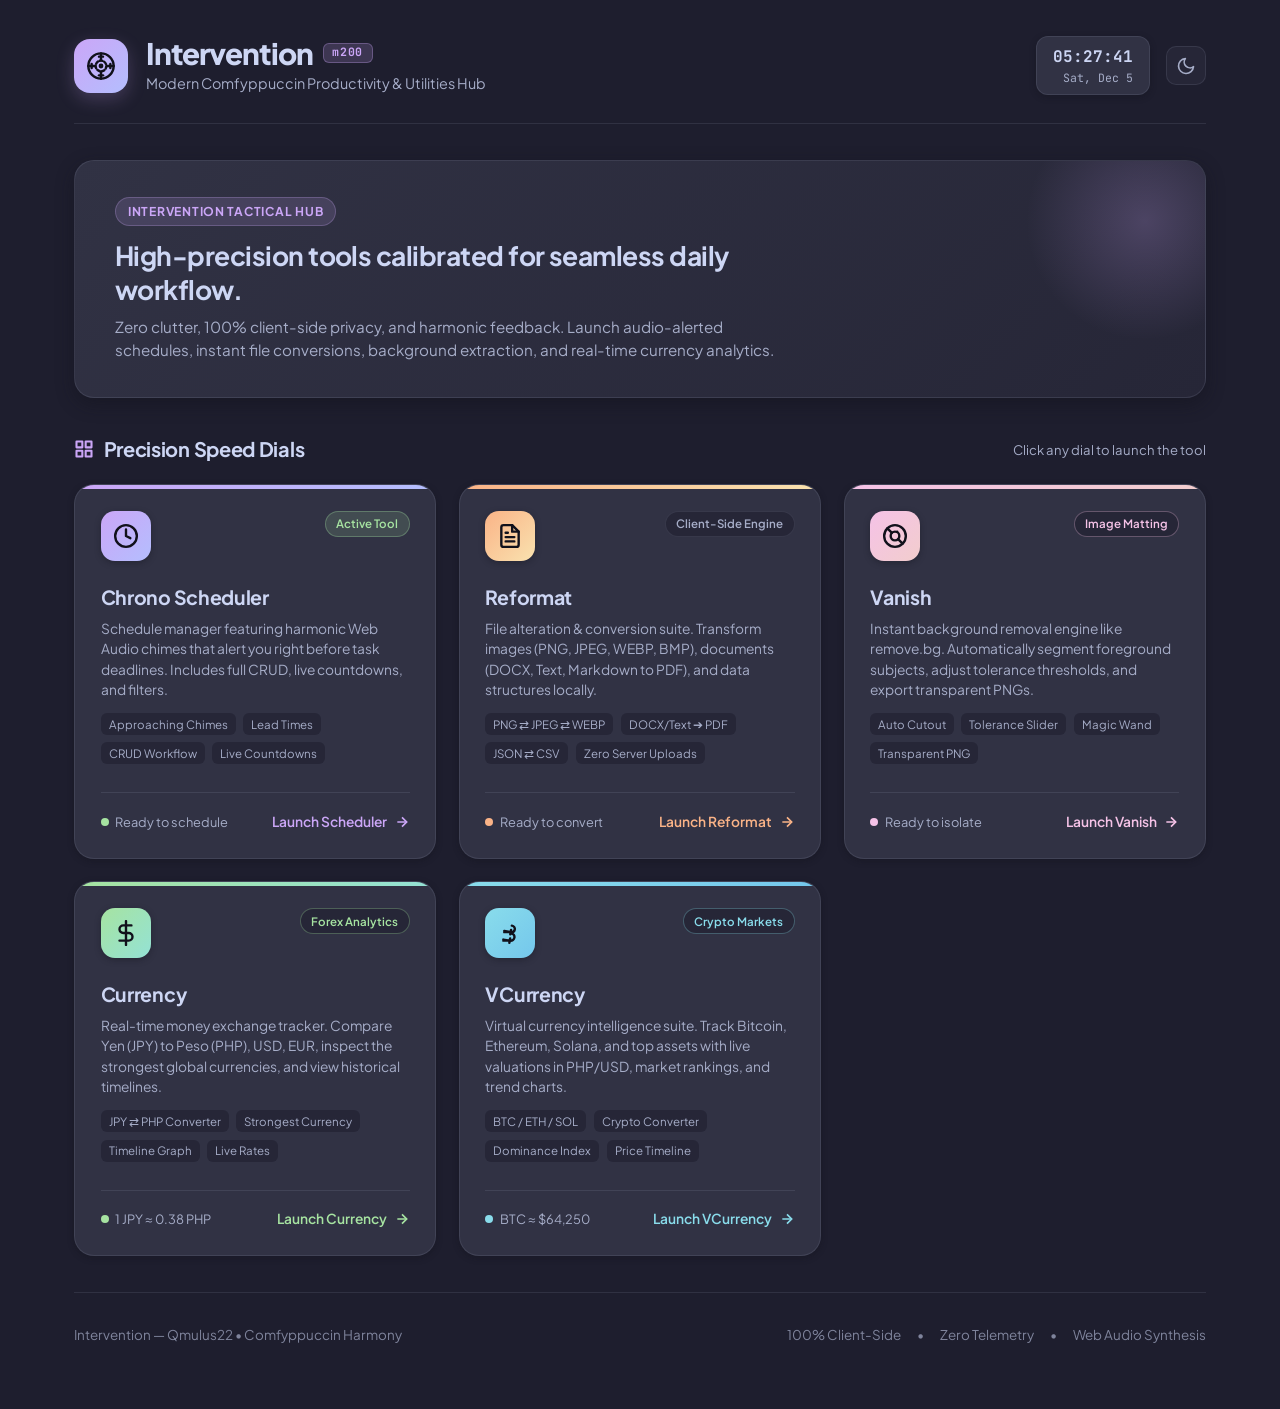
<file: index.html>
<!DOCTYPE html>
<html lang="en" data-theme="mocha">
<head>
  <meta charset="UTF-8">
  <meta name="viewport" content="width=device-width, initial-scale=1.0">
  <title>Intervention — Tactical Productivity & Utilities Suite</title>
  <link rel="preconnect" href="https://fonts.googleapis.com">
  <link rel="preconnect" href="https://fonts.gstatic.com" crossorigin>
  <link href="https://fonts.googleapis.com/css2?family=Plus+Jakarta+Sans:wght@300;400;500;600;700;800&family=JetBrains+Mono:wght@400;500;600;700&display=swap" rel="stylesheet">
  <link rel="stylesheet" href="theme.css">
  <link rel="stylesheet" href="home.css">
</head>
<body>
  <div class="home-container">
    <!-- Top Header -->
    <header class="home-header">
      <div class="home-brand-group">
        <!-- CheyTac M200 Intervention Precision Sniper Reticle Icon -->
        <div class="home-logo-box" title="CheyTac M200 Intervention Reticle">
          <svg width="32" height="32" viewBox="0 0 24 24" fill="none" stroke="currentColor" stroke-width="1.8" stroke-linecap="round" stroke-linejoin="round">
            <!-- Outer scope optic ring -->
            <circle cx="12" cy="12" r="9.5"></circle>
            <!-- Inner precision circle -->
            <circle cx="12" cy="12" r="4" stroke-dasharray="2 1.5"></circle>
            <!-- Crosshairs -->
            <line x1="12" y1="2.5" x2="12" y2="7.5"></line>
            <line x1="12" y1="16.5" x2="12" y2="21.5"></line>
            <line x1="2.5" y1="12" x2="7.5" y2="12"></line>
            <line x1="16.5" y1="12" x2="21.5" y2="12"></line>
            <!-- Mil-dot elevation / windage hashmarks -->
            <line x1="10.5" y1="5" x2="13.5" y2="5"></line>
            <line x1="10.5" y1="19" x2="13.5" y2="19"></line>
            <line x1="5" y1="10.5" x2="5" y2="13.5"></line>
            <line x1="19" y1="10.5" x2="19" y2="13.5"></line>
            <!-- Rangefinder chevron / center dot -->
            <circle cx="12" cy="12" r="0.9" fill="currentColor"></circle>
          </svg>
        </div>
        <div>
          <h1 class="home-title">
            Intervention
            <span class="m200-tag">m200</span>
          </h1>
          <p class="home-subtitle">Modern Comfyppuccin Productivity & Utilities Hub</p>
        </div>
      </div>

      <div class="home-header-right">
        <!-- Live Clock -->
        <div class="home-clock">
          <span class="home-clock-time" id="homeClockTime">--:--:--</span>
          <span class="home-clock-date" id="homeClockDate">---</span>
        </div>

        <!-- Comfyppuccin Theme Switcher (Mocha / Latte) -->
        <button id="homeThemeToggleBtn" class="btn btn-icon" title="Toggle Comfyppuccin Mocha / Latte Theme" aria-label="Toggle Theme">
          <svg class="theme-icon-sun hidden" width="20" height="20" viewBox="0 0 24 24" fill="none" stroke="currentColor" stroke-width="2" stroke-linecap="round" stroke-linejoin="round">
            <circle cx="12" cy="12" r="5"></circle>
            <line x1="12" y1="1" x2="12" y2="3"></line>
            <line x1="12" y1="21" x2="12" y2="23"></line>
            <line x1="4.22" y1="4.22" x2="5.64" y2="5.64"></line>
            <line x1="18.36" y1="18.36" x2="19.78" y2="19.78"></line>
            <line x1="1" y1="12" x2="3" y2="12"></line>
            <line x1="21" y1="12" x2="23" y2="12"></line>
            <line x1="4.22" y1="19.78" x2="5.64" y2="18.36"></line>
            <line x1="18.36" y1="5.64" x2="19.78" y2="4.22"></line>
          </svg>
          <svg class="theme-icon-moon" width="20" height="20" viewBox="0 0 24 24" fill="none" stroke="currentColor" stroke-width="2" stroke-linecap="round" stroke-linejoin="round">
            <path d="M21 12.79A9 9 0 1 1 11.21 3 7 7 0 0 0 21 12.79z"></path>
          </svg>
        </button>
      </div>
    </header>

    <!-- Hero Intro -->
    <section class="home-hero">
      <div class="hero-text-group">
        <span class="hero-badge">Intervention Tactical Hub</span>
        <h2 class="hero-heading">High-precision tools calibrated for seamless daily workflow.</h2>
        <p class="hero-desc">
          Zero clutter, 100% client-side privacy, and harmonic feedback. Launch audio-alerted schedules, instant file conversions, background extraction, and real-time currency analytics.
        </p>
      </div>
    </section>

    <!-- Speed Dial Cards Section -->
    <section class="speed-dial-section">
      <div class="section-header">
        <h3 class="section-title">
          <svg width="20" height="20" viewBox="0 0 24 24" fill="none" stroke="var(--cp-mauve)" stroke-width="2.5" stroke-linecap="round" stroke-linejoin="round">
            <rect x="3" y="3" width="7" height="7"></rect>
            <rect x="14" y="3" width="7" height="7"></rect>
            <rect x="14" y="14" width="7" height="7"></rect>
            <rect x="3" y="14" width="7" height="7"></rect>
          </svg>
          Precision Speed Dials
        </h3>
        <span class="section-subtitle">Click any dial to launch the tool</span>
      </div>

      <div class="speed-dial-grid">
        <!-- 1. Chrono Scheduler -->
        <a href="scheduler.html" class="speed-dial-card card-scheduler" id="speedDialScheduler">
          <div class="card-top">
            <div class="card-icon-box">
              <svg width="26" height="26" viewBox="0 0 24 24" fill="none" stroke="currentColor" stroke-width="2.2" stroke-linecap="round" stroke-linejoin="round">
                <circle cx="12" cy="12" r="10"></circle>
                <polyline points="12 6 12 12 16 14"></polyline>
              </svg>
            </div>
            <span class="card-badge badge-active" id="schedulerTaskCountBadge">Active Tool</span>
          </div>

          <div class="card-body">
            <h4 class="card-title">Chrono Scheduler</h4>
            <p class="card-desc">
              Schedule manager featuring harmonic Web Audio chimes that alert you right before task deadlines. Includes full CRUD, live countdowns, and filters.
            </p>
            <div class="card-features">
              <span class="feature-pill">Approaching Chimes</span>
              <span class="feature-pill">Lead Times</span>
              <span class="feature-pill">CRUD Workflow</span>
              <span class="feature-pill">Live Countdowns</span>
            </div>
          </div>

          <div class="card-footer">
            <span class="card-status-text" id="schedulerStatusText">
              <span class="status-dot"></span> Ready to schedule
            </span>
            <span class="launch-btn-label">
              Launch Scheduler
              <svg width="16" height="16" viewBox="0 0 24 24" fill="none" stroke="currentColor" stroke-width="2.5">
                <path d="M5 12h14"></path>
                <path d="M12 5l7 7-7 7"></path>
              </svg>
            </span>
          </div>
        </a>

        <!-- 2. Reformat (Formerly Conver Falter) -->
        <a href="reformat.html" class="speed-dial-card card-reformat" id="speedDialReformat">
          <div class="card-top">
            <div class="card-icon-box">
              <svg width="26" height="26" viewBox="0 0 24 24" fill="none" stroke="currentColor" stroke-width="2.2" stroke-linecap="round" stroke-linejoin="round">
                <path d="M14 2H6a2 2 0 0 0-2 2v16a2 2 0 0 0 2 2h12a2 2 0 0 0 2-2V8z"></path>
                <polyline points="14 2 14 8 20 8"></polyline>
                <line x1="16" y1="13" x2="8" y2="13"></line>
                <line x1="16" y1="17" x2="8" y2="17"></line>
                <polyline points="10 9 9 9 8 9"></polyline>
              </svg>
            </div>
            <span class="card-badge">Client-Side Engine</span>
          </div>

          <div class="card-body">
            <h4 class="card-title">Reformat</h4>
            <p class="card-desc">
              File alteration & conversion suite. Transform images (PNG, JPEG, WEBP, BMP), documents (DOCX, Text, Markdown to PDF), and data structures locally.
            </p>
            <div class="card-features">
              <span class="feature-pill">PNG ⇄ JPEG ⇄ WEBP</span>
              <span class="feature-pill">DOCX/Text ➔ PDF</span>
              <span class="feature-pill">JSON ⇄ CSV</span>
              <span class="feature-pill">Zero Server Uploads</span>
            </div>
          </div>

          <div class="card-footer">
            <span class="card-status-text">
              <span class="status-dot" style="background-color: var(--cp-peach);"></span> Ready to convert
            </span>
            <span class="launch-btn-label" style="color: var(--cp-peach);">
              Launch Reformat
              <svg width="16" height="16" viewBox="0 0 24 24" fill="none" stroke="currentColor" stroke-width="2.5">
                <path d="M5 12h14"></path>
                <path d="M12 5l7 7-7 7"></path>
              </svg>
            </span>
          </div>
        </a>

        <!-- 3. Vanish (Background Remover) -->
        <a href="vanish.html" class="speed-dial-card card-vanish" id="speedDialVanish">
          <div class="card-top">
            <div class="card-icon-box">
              <svg width="26" height="26" viewBox="0 0 24 24" fill="none" stroke="currentColor" stroke-width="2.2" stroke-linecap="round" stroke-linejoin="round">
                <circle cx="12" cy="12" r="10"></circle>
                <path d="m4.93 4.93 4.24 4.24"></path>
                <path d="m14.83 14.83 4.24 4.24"></path>
                <path d="M14 8h.01"></path>
                <circle cx="12" cy="12" r="4"></circle>
              </svg>
            </div>
            <span class="card-badge" style="color: var(--cp-pink); border-color: rgba(245, 194, 231, 0.3);">Image Matting</span>
          </div>

          <div class="card-body">
            <h4 class="card-title">Vanish</h4>
            <p class="card-desc">
              Instant background removal engine like remove.bg. Automatically segment foreground subjects, adjust tolerance thresholds, and export transparent PNGs.
            </p>
            <div class="card-features">
              <span class="feature-pill">Auto Cutout</span>
              <span class="feature-pill">Tolerance Slider</span>
              <span class="feature-pill">Magic Wand</span>
              <span class="feature-pill">Transparent PNG</span>
            </div>
          </div>

          <div class="card-footer">
            <span class="card-status-text">
              <span class="status-dot" style="background-color: var(--cp-pink);"></span> Ready to isolate
            </span>
            <span class="launch-btn-label" style="color: var(--cp-pink);">
              Launch Vanish
              <svg width="16" height="16" viewBox="0 0 24 24" fill="none" stroke="currentColor" stroke-width="2.5">
                <path d="M5 12h14"></path>
                <path d="M12 5l7 7-7 7"></path>
              </svg>
            </span>
          </div>
        </a>

        <!-- 4. Currency (Fiat Exchange Rates & Trends) -->
        <a href="currency.html" class="speed-dial-card card-currency" id="speedDialCurrency">
          <div class="card-top">
            <div class="card-icon-box">
              <svg width="26" height="26" viewBox="0 0 24 24" fill="none" stroke="currentColor" stroke-width="2.2" stroke-linecap="round" stroke-linejoin="round">
                <line x1="12" y1="1" x2="12" y2="23"></line>
                <path d="M17 5H9.5a3.5 3.5 0 0 0 0 7h5a3.5 3.5 0 0 1 0 7H6"></path>
              </svg>
            </div>
            <span class="card-badge" style="color: var(--cp-green); border-color: rgba(166, 227, 161, 0.3);">Forex Analytics</span>
          </div>

          <div class="card-body">
            <h4 class="card-title">Currency</h4>
            <p class="card-desc">
              Real-time money exchange tracker. Compare Yen (JPY) to Peso (PHP), USD, EUR, inspect the strongest global currencies, and view historical timelines.
            </p>
            <div class="card-features">
              <span class="feature-pill">JPY ⇄ PHP Converter</span>
              <span class="feature-pill">Strongest Currency</span>
              <span class="feature-pill">Timeline Graph</span>
              <span class="feature-pill">Live Rates</span>
            </div>
          </div>

          <div class="card-footer">
            <span class="card-status-text" id="currencyStatusText">
              <span class="status-dot" style="background-color: var(--cp-green);"></span> Loading rates...
            </span>
            <span class="launch-btn-label" style="color: var(--cp-green);">
              Launch Currency
              <svg width="16" height="16" viewBox="0 0 24 24" fill="none" stroke="currentColor" stroke-width="2.5">
                <path d="M5 12h14"></path>
                <path d="M12 5l7 7-7 7"></path>
              </svg>
            </span>
          </div>
        </a>

        <!-- 5. VCurrency (Virtual / Crypto Analytics) -->
        <a href="vcurrency.html" class="speed-dial-card card-vcurrency" id="speedDialVCurrency">
          <div class="card-top">
            <div class="card-icon-box">
              <svg width="26" height="26" viewBox="0 0 24 24" fill="none" stroke="currentColor" stroke-width="2.2" stroke-linecap="round" stroke-linejoin="round">
                <path d="M11.767 19.089c4.924.868 6.14-6.025 1.216-6.894m-1.216 6.894L5.86 18.047m5.907 1.042l-.347 1.97m.347-1.97l.347-1.97m-.347 1.97H5.86m6.74-7.852c4.348.766 5.423-5.316 1.075-6.082m-1.075 6.082L6.693 10.15m5.907 1.043l-.347 1.97m.347-1.97l.347-1.97m-.347 1.97H6.693"></path>
              </svg>
            </div>
            <span class="card-badge" style="color: var(--cp-sky); border-color: rgba(137, 220, 235, 0.3);">Crypto Markets</span>
          </div>

          <div class="card-body">
            <h4 class="card-title">VCurrency</h4>
            <p class="card-desc">
              Virtual currency intelligence suite. Track Bitcoin, Ethereum, Solana, and top assets with live valuations in PHP/USD, market rankings, and trend charts.
            </p>
            <div class="card-features">
              <span class="feature-pill">BTC / ETH / SOL</span>
              <span class="feature-pill">Crypto Converter</span>
              <span class="feature-pill">Dominance Index</span>
              <span class="feature-pill">Price Timeline</span>
            </div>
          </div>

          <div class="card-footer">
            <span class="card-status-text" id="vcurrencyStatusText">
              <span class="status-dot" style="background-color: var(--cp-sky);"></span> Loading crypto...
            </span>
            <span class="launch-btn-label" style="color: var(--cp-sky);">
              Launch VCurrency
              <svg width="16" height="16" viewBox="0 0 24 24" fill="none" stroke="currentColor" stroke-width="2.5">
                <path d="M5 12h14"></path>
                <path d="M12 5l7 7-7 7"></path>
              </svg>
            </span>
          </div>
        </a>
      </div>
    </section>

    <!-- Footer -->
    <footer class="home-footer">
      <div>
        <span>Intervention</span> &mdash; Qmulus22 &bull; Comfyppuccin Harmony
      </div>
      <div class="footer-tags">
        <span>100% Client-Side</span>
        <span>&bull;</span>
        <span>Zero Telemetry</span>
        <span>&bull;</span>
        <span>Web Audio Synthesis</span>
      </div>
    </footer>
  </div>

  <script src="home.js"></script>
</body>
</html>
</file>
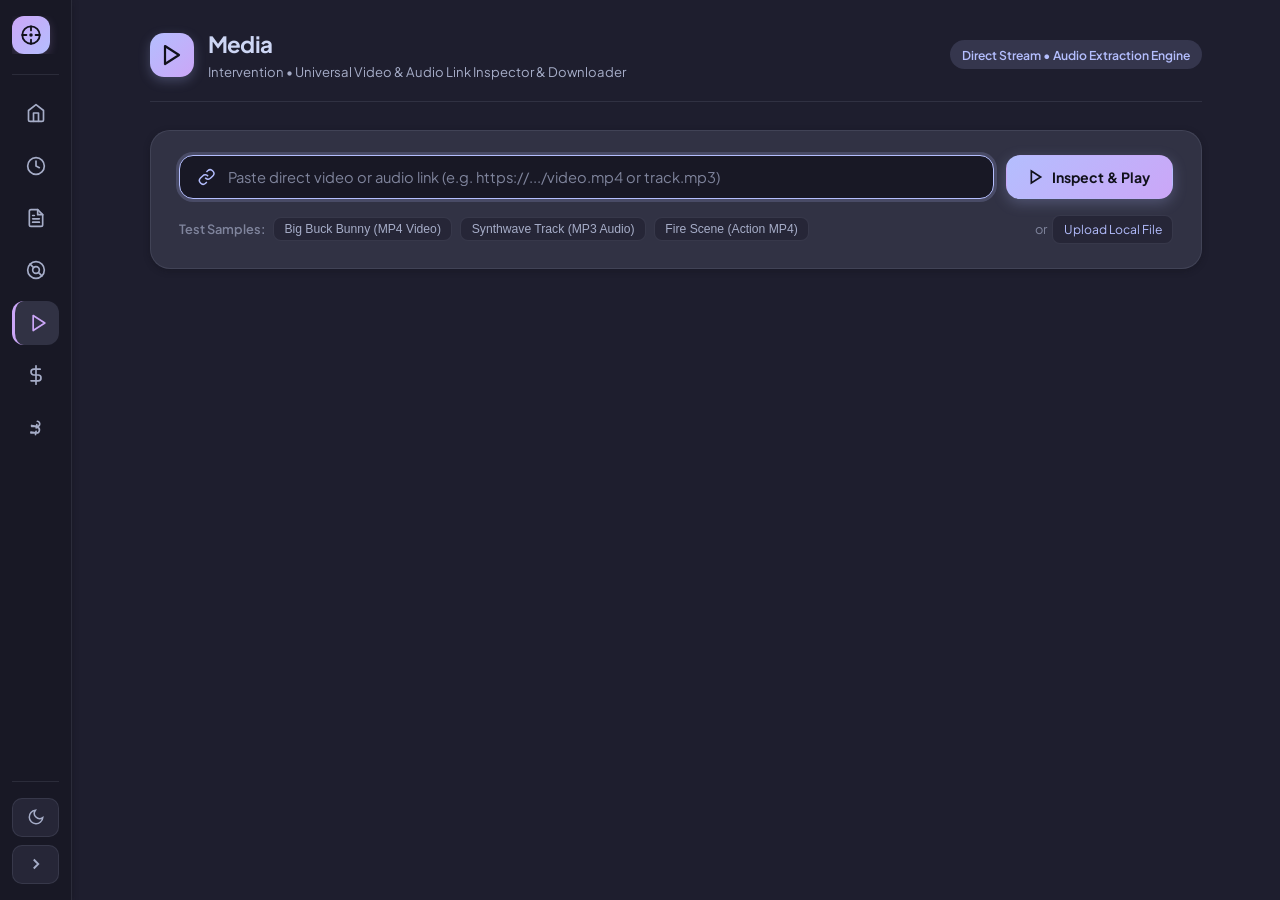
<file: media.html>
<!DOCTYPE html>
<html lang="en" data-theme="mocha">
<head>
  <meta charset="UTF-8">
  <meta name="viewport" content="width=device-width, initial-scale=1.0">
  <title>Media — Video & Audio Link Inspector & Downloader &bull; Intervention</title>
  <link rel="preconnect" href="https://fonts.googleapis.com">
  <link rel="preconnect" href="https://fonts.gstatic.com" crossorigin>
  <link href="https://fonts.googleapis.com/css2?family=Plus+Jakarta+Sans:wght@300;400;500;600;700;800&family=JetBrains+Mono:wght@400;500;600;700&display=swap" rel="stylesheet">
  <link rel="stylesheet" href="theme.css">
  <link rel="stylesheet" href="dock.css">
  <link rel="stylesheet" href="media.css">
</head>
<body>
  <div class="app-layout-with-dock">
    <!-- Collapsible Left Dock (Visible on tool pages) -->
    <aside id="appDock" class="left-dock" aria-label="Tool Navigation Dock">
      <div class="dock-header">
        <a href="index.html" class="dock-brand" title="Intervention Hub">
          <div class="dock-brand-icon">
            <svg width="22" height="22" viewBox="0 0 24 24" fill="none" stroke="currentColor" stroke-width="2" stroke-linecap="round" stroke-linejoin="round">
              <circle cx="12" cy="12" r="9.5"></circle>
              <line x1="12" y1="2.5" x2="12" y2="7"></line>
              <line x1="12" y1="17" x2="12" y2="21.5"></line>
              <line x1="2.5" y1="12" x2="7" y2="12"></line>
              <line x1="17" y1="12" x2="21.5" y2="12"></line>
              <circle cx="12" cy="12" r="0.9" fill="currentColor"></circle>
            </svg>
          </div>
          <span class="dock-brand-name">Intervention</span>
        </a>
      </div>

      <nav class="dock-nav">
        <!-- 1. Home Hub -->
        <a href="index.html" class="dock-nav-item" data-tooltip="Home Hub">
          <div class="dock-icon">
            <svg width="20" height="20" viewBox="0 0 24 24" fill="none" stroke="currentColor" stroke-width="2" stroke-linecap="round" stroke-linejoin="round">
              <path d="M3 9l9-7 9 7v11a2 2 0 0 1-2 2H5a2 2 0 0 1-2-2z"></path>
              <polyline points="9 22 9 12 15 12 15 22"></polyline>
            </svg>
          </div>
          <span class="dock-label">Home</span>
        </a>

        <!-- 2. Chrono Scheduler -->
        <a href="scheduler.html" class="dock-nav-item" data-tooltip="Chrono Scheduler">
          <div class="dock-icon">
            <svg width="20" height="20" viewBox="0 0 24 24" fill="none" stroke="currentColor" stroke-width="2" stroke-linecap="round" stroke-linejoin="round">
              <circle cx="12" cy="12" r="10"></circle>
              <polyline points="12 6 12 12 16 14"></polyline>
            </svg>
          </div>
          <span class="dock-label">Chrono Scheduler</span>
        </a>

        <!-- 3. Reformat -->
        <a href="reformat.html" class="dock-nav-item" data-tooltip="Reformat">
          <div class="dock-icon">
            <svg width="20" height="20" viewBox="0 0 24 24" fill="none" stroke="currentColor" stroke-width="2" stroke-linecap="round" stroke-linejoin="round">
              <path d="M14 2H6a2 2 0 0 0-2 2v16a2 2 0 0 0 2 2h12a2 2 0 0 0 2-2V8z"></path>
              <polyline points="14 2 14 8 20 8"></polyline>
              <line x1="16" y1="13" x2="8" y2="13"></line>
              <line x1="16" y1="17" x2="8" y2="17"></line>
              <polyline points="10 9 9 9 8 9"></polyline>
            </svg>
          </div>
          <span class="dock-label">Reformat</span>
        </a>

        <!-- 4. Vanish -->
        <a href="vanish.html" class="dock-nav-item" data-tooltip="Vanish (Bg Remover)">
          <div class="dock-icon">
            <svg width="20" height="20" viewBox="0 0 24 24" fill="none" stroke="currentColor" stroke-width="2" stroke-linecap="round" stroke-linejoin="round">
              <circle cx="12" cy="12" r="10"></circle>
              <path d="m4.93 4.93 4.24 4.24"></path>
              <path d="m14.83 14.83 4.24 4.24"></path>
              <circle cx="12" cy="12" r="4"></circle>
            </svg>
          </div>
          <span class="dock-label">Vanish</span>
        </a>

        <!-- 5. Media (Active) -->
        <a href="media.html" class="dock-nav-item active" data-tooltip="Media (Downloader)">
          <div class="dock-icon">
            <svg width="20" height="20" viewBox="0 0 24 24" fill="none" stroke="currentColor" stroke-width="2" stroke-linecap="round" stroke-linejoin="round">
              <polygon points="5 3 19 12 5 21 5 3"></polygon>
            </svg>
          </div>
          <span class="dock-label">Media</span>
        </a>

        <!-- 6. Currency -->
        <a href="currency.html" class="dock-nav-item" data-tooltip="Currency (Fiat)">
          <div class="dock-icon">
            <svg width="20" height="20" viewBox="0 0 24 24" fill="none" stroke="currentColor" stroke-width="2" stroke-linecap="round" stroke-linejoin="round">
              <line x1="12" y1="1" x2="12" y2="23"></line>
              <path d="M17 5H9.5a3.5 3.5 0 0 0 0 7h5a3.5 3.5 0 0 1 0 7H6"></path>
            </svg>
          </div>
          <span class="dock-label">Currency</span>
        </a>

        <!-- 7. VCurrency -->
        <a href="vcurrency.html" class="dock-nav-item" data-tooltip="VCurrency (Crypto)">
          <div class="dock-icon">
            <svg width="20" height="20" viewBox="0 0 24 24" fill="none" stroke="currentColor" stroke-width="2" stroke-linecap="round" stroke-linejoin="round">
              <path d="M11.767 19.089c4.924.868 6.14-6.025 1.216-6.894m-1.216 6.894L5.86 18.047m5.907 1.042l-.347 1.97m.347-1.97l.347-1.97m-.347 1.97H5.86m6.74-7.852c4.348.766 5.423-5.316 1.075-6.082m-1.075 6.082L6.693 10.15m5.907 1.043l-.347 1.97m.347-1.97l.347-1.97m-.347 1.97H6.693"></path>
            </svg>
          </div>
          <span class="dock-label">VCurrency</span>
        </a>
      </nav>

      <div class="dock-footer">
        <button id="dockThemeBtn" class="dock-toggle-btn" title="Toggle Comfyppuccin Mocha/Latte" aria-label="Toggle Theme">
          <svg class="theme-icon-sun hidden" width="18" height="18" viewBox="0 0 24 24" fill="none" stroke="currentColor" stroke-width="2">
            <circle cx="12" cy="12" r="5"></circle>
            <line x1="12" y1="1" x2="12" y2="3"></line>
            <line x1="12" y1="21" x2="12" y2="23"></line>
          </svg>
          <svg class="theme-icon-moon" width="18" height="18" viewBox="0 0 24 24" fill="none" stroke="currentColor" stroke-width="2">
            <path d="M21 12.79A9 9 0 1 1 11.21 3 7 7 0 0 0 21 12.79z"></path>
          </svg>
        </button>

        <button id="dockToggleBtn" class="dock-toggle-btn" title="Expand or shrink dock" aria-label="Toggle Dock">
          <svg class="dock-toggle-icon" width="18" height="18" viewBox="0 0 24 24" fill="none" stroke="currentColor" stroke-width="2.5">
            <polyline points="9 18 15 12 9 6"></polyline>
          </svg>
        </button>
      </div>
    </aside>

    <!-- Main Content -->
    <div class="dock-main-content">
      <div class="media-container">
        <!-- Header -->
        <header class="media-header">
          <div style="display: flex; align-items: center; gap: 0.85rem;">
            <div class="brand-media-icon">
              <svg width="24" height="24" viewBox="0 0 24 24" fill="none" stroke="currentColor" stroke-width="2.2" stroke-linecap="round" stroke-linejoin="round">
                <polygon points="5 3 19 12 5 21 5 3"></polygon>
              </svg>
            </div>
            <div>
              <h1 class="media-title">Media</h1>
              <p class="media-subtitle">Intervention &bull; Universal Video & Audio Link Inspector & Downloader</p>
            </div>
          </div>

          <div style="display: flex; align-items: center; gap: 0.5rem;">
            <span class="privacy-badge" style="background: rgba(180, 190, 254, 0.15); color: var(--cp-lavender); border-color: rgba(180, 190, 254, 0.3); font-size: 0.76rem; font-weight: 600; padding: 0.35rem 0.75rem; border-radius: 9999px;">
              Direct Stream &bull; Audio Extraction Engine
            </span>
          </div>
        </header>

        <!-- Media Input Card -->
        <section class="media-input-card">
          <div class="input-row">
            <div class="url-input-box">
              <svg width="18" height="18" viewBox="0 0 24 24" fill="none" stroke="var(--cp-lavender)" stroke-width="2">
                <path d="M10 13a5 5 0 0 0 7.54.54l3-3a5 5 0 0 0-7.07-7.07l-1.72 1.71"></path>
                <path d="M14 11a5 5 0 0 0-7.54-.54l-3 3a5 5 0 0 0 7.07 7.07l1.71-1.71"></path>
              </svg>
              <input type="text" id="mediaUrlInput" class="url-input-field" placeholder="Paste direct video or audio link (e.g. https://.../video.mp4 or track.mp3)" autofocus>
            </div>

            <button id="fetchMediaBtn" class="btn btn-fetch">
              <svg width="16" height="16" viewBox="0 0 24 24" fill="none" stroke="currentColor" stroke-width="2.5">
                <polygon points="5 3 19 12 5 21 5 3"></polygon>
              </svg>
              <span>Inspect & Play</span>
            </button>
          </div>

          <!-- Quick Samples & Local File Option -->
          <div class="sample-presets-row">
            <span style="font-weight: 600;">Test Samples:</span>
            <button class="sample-chip" data-sample="sample-mp4">Big Buck Bunny (MP4 Video)</button>
            <button class="sample-chip" data-sample="sample-mp3">Synthwave Track (MP3 Audio)</button>
            <button class="sample-chip" data-sample="sample-webm">Fire Scene (Action MP4)</button>

            <span style="margin-left: auto; display: flex; align-items: center; gap: 0.35rem;">
              <span>or</span>
              <label for="mediaLocalInput" class="sample-chip" style="cursor: pointer; color: var(--cp-lavender);">
                Upload Local File
              </label>
              <input type="file" id="mediaLocalInput" accept="video/*,audio/*" class="hidden">
            </span>
          </div>
        </section>

        <!-- Interactive Player Workspace (Hidden until loaded) -->
        <section id="mediaWorkspace" class="media-workspace hidden">
          <div class="media-preview-header">
            <div style="display: flex; align-items: center; gap: 0.65rem;">
              <span id="mediaTitleEl" style="font-size: 1.1rem; font-weight: 700; color: var(--text-main);">Media Preview</span>
            </div>
            <span style="font-size: 0.8rem; color: var(--text-muted); font-family: 'JetBrains Mono', monospace;" id="metaSourceEl">Direct Link</span>
          </div>

          <!-- Video Viewport -->
          <div id="videoViewport" class="player-viewport">
            <video id="videoPlayer" class="video-player" controls preload="metadata"></video>
          </div>

          <!-- Audio Viewport -->
          <div id="audioViewport" class="player-viewport hidden">
            <div class="audio-player-box">
              <div class="audio-disc-icon">
                <svg width="34" height="34" viewBox="0 0 24 24" fill="none" stroke="currentColor" stroke-width="2.2">
                  <circle cx="12" cy="12" r="10"></circle>
                  <circle cx="12" cy="12" r="3"></circle>
                </svg>
              </div>

              <!-- Animated Sound Waveform -->
              <div class="audio-visualizer-wave">
                <div class="wave-bar"></div>
                <div class="wave-bar"></div>
                <div class="wave-bar"></div>
                <div class="wave-bar"></div>
                <div class="wave-bar"></div>
                <div class="wave-bar"></div>
                <div class="wave-bar"></div>
              </div>

              <audio id="audioPlayer" class="native-audio-player" controls preload="metadata"></audio>
            </div>
          </div>

          <!-- Metadata Bar -->
          <div class="media-meta-grid">
            <div class="meta-col">
              <span class="meta-title">Duration</span>
              <span id="metaDurationEl" class="meta-value">--:--</span>
            </div>
            <div class="meta-col">
              <span class="meta-title">Format / Resolution</span>
              <span id="metaFormatEl" class="meta-value">Stream</span>
            </div>
            <div class="meta-col">
              <span class="meta-title">Stream Type</span>
              <span id="metaTypeEl" class="meta-value">Media</span>
            </div>
          </div>

          <!-- Download Configuration Box -->
          <div class="download-options-box">
            <div class="download-controls-row">
              <div style="display: flex; flex-direction: column; gap: 0.45rem;">
                <label for="targetFormatSelect" style="font-size: 0.82rem; font-weight: 600; color: var(--text-muted);">
                  Download Target Format
                </label>
                <select id="targetFormatSelect" class="form-select">
                  <option value="mp4" selected>MP4 Video (Original Stream)</option>
                  <option value="mp3">MP3 Audio (Extract Soundtrack)</option>
                  <option value="wav">WAV Audio (Uncompressed PCM)</option>
                </select>
              </div>

              <!-- Audio Quality / Bitrate (Shown if MP3/WAV) -->
              <div id="audioBitrateGroup" class="hidden" style="display: flex; flex-direction: column; gap: 0.45rem;">
                <label for="audioBitrateSelect" style="font-size: 0.82rem; font-weight: 600; color: var(--text-muted);">
                  Audio Bitrate
                </label>
                <select id="audioBitrateSelect" class="form-select">
                  <option value="320">320 kbps (High Fidelity)</option>
                  <option value="192" selected>192 kbps (Standard Quality)</option>
                  <option value="128">128 kbps (Compact Size)</option>
                </select>
              </div>
            </div>

            <!-- Download Button & Progress -->
            <div class="download-actions-row">
              <div style="display: flex; flex-direction: column; gap: 0.25rem; flex: 1;">
                <span id="downloadStatusLabel" style="font-size: 0.82rem; color: var(--text-muted);">
                  Ready to download media
                </span>
                <div id="downloadProgressTrack" class="download-progress-track hidden">
                  <div id="downloadProgressFill" class="download-progress-fill"></div>
                </div>
              </div>

              <button id="downloadMediaBtn" class="btn btn-download-media">
                <svg width="18" height="18" viewBox="0 0 24 24" fill="none" stroke="currentColor" stroke-width="2.5">
                  <path d="M21 15v4a2 2 0 0 1-2 2H5a2 2 0 0 1-2-2v-4"></path>
                  <polyline points="7 10 12 15 17 10"></polyline>
                  <line x1="12" y1="15" x2="12" y2="3"></line>
                </svg>
                <span>Download Media</span>
              </button>
            </div>
          </div>
        </section>
      </div>
    </div>
  </div>

  <script src="dock.js"></script>
  <script src="media.js"></script>
</body>
</html>
</file>
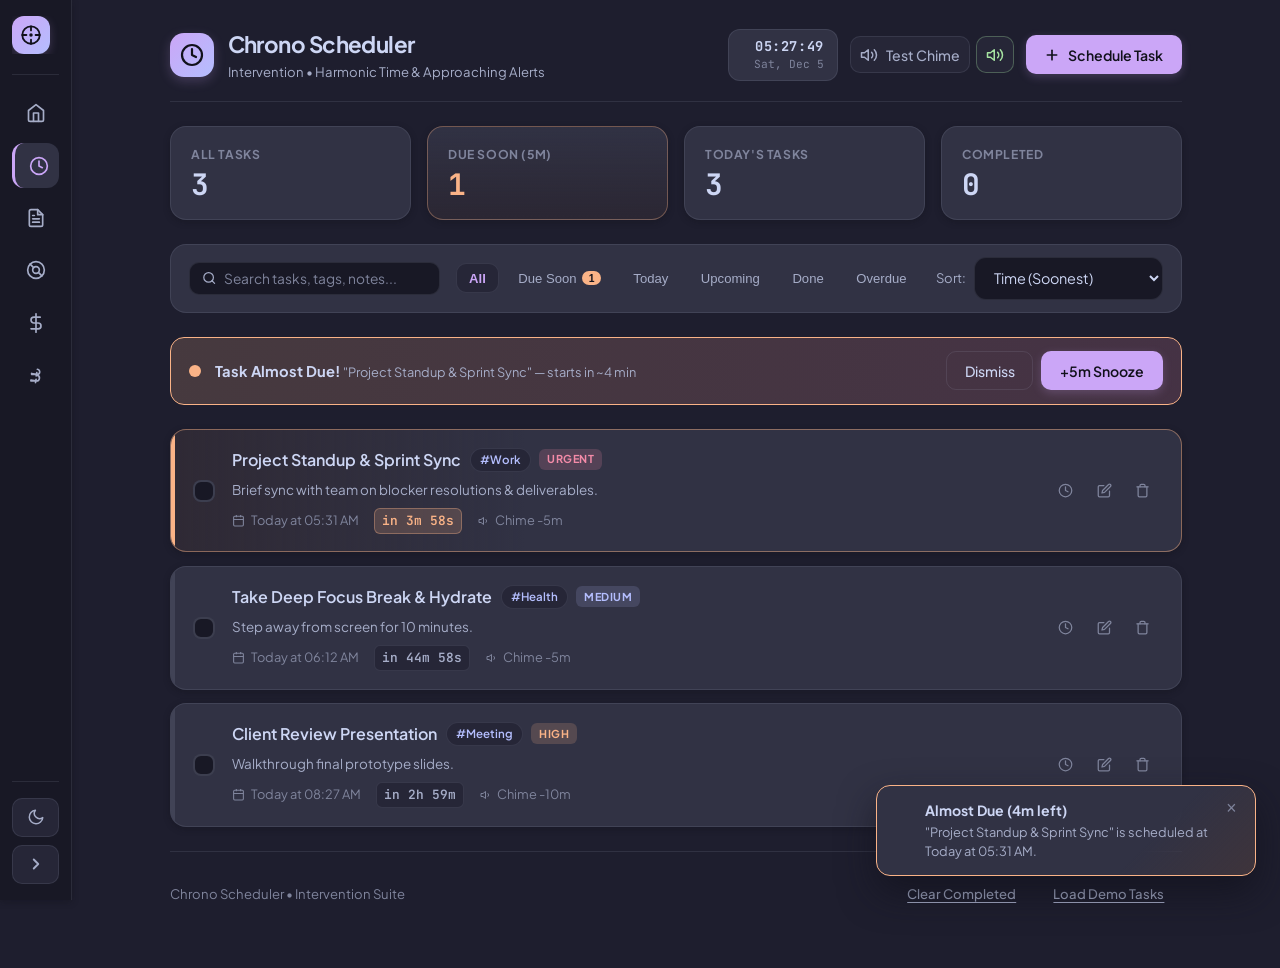
<file: scheduler.html>
<!DOCTYPE html>
<html lang="en" data-theme="mocha">
<head>
  <meta charset="UTF-8">
  <meta name="viewport" content="width=device-width, initial-scale=1.0">
  <title>Chrono Scheduler — Intervention</title>
  <link rel="preconnect" href="https://fonts.googleapis.com">
  <link rel="preconnect" href="https://fonts.gstatic.com" crossorigin>
  <link href="https://fonts.googleapis.com/css2?family=Plus+Jakarta+Sans:wght@300;400;500;600;700;800&family=JetBrains+Mono:wght@400;500;600&display=swap" rel="stylesheet">
  <link rel="stylesheet" href="theme.css">
  <link rel="stylesheet" href="dock.css">
  <link rel="stylesheet" href="scheduler.css">
</head>
<body>
  <div class="app-layout-with-dock">
    <!-- Collapsible Left Dock (Visible on tool pages) -->
    <aside id="appDock" class="left-dock" aria-label="Tool Navigation Dock">
      <div class="dock-header">
        <a href="index.html" class="dock-brand" title="Intervention Hub">
          <div class="dock-brand-icon">
            <svg width="22" height="22" viewBox="0 0 24 24" fill="none" stroke="currentColor" stroke-width="2" stroke-linecap="round" stroke-linejoin="round">
              <circle cx="12" cy="12" r="9.5"></circle>
              <line x1="12" y1="2.5" x2="12" y2="7"></line>
              <line x1="12" y1="17" x2="12" y2="21.5"></line>
              <line x1="2.5" y1="12" x2="7" y2="12"></line>
              <line x1="17" y1="12" x2="21.5" y2="12"></line>
              <circle cx="12" cy="12" r="0.9" fill="currentColor"></circle>
            </svg>
          </div>
          <span class="dock-brand-name">Intervention</span>
        </a>
      </div>

      <nav class="dock-nav">
        <!-- 1. Home Hub -->
        <a href="index.html" class="dock-nav-item" data-tooltip="Home Hub">
          <div class="dock-icon">
            <svg width="20" height="20" viewBox="0 0 24 24" fill="none" stroke="currentColor" stroke-width="2" stroke-linecap="round" stroke-linejoin="round">
              <path d="M3 9l9-7 9 7v11a2 2 0 0 1-2 2H5a2 2 0 0 1-2-2z"></path>
              <polyline points="9 22 9 12 15 12 15 22"></polyline>
            </svg>
          </div>
          <span class="dock-label">Home</span>
        </a>

        <!-- 2. Chrono Scheduler (Active) -->
        <a href="scheduler.html" class="dock-nav-item active" data-tooltip="Chrono Scheduler">
          <div class="dock-icon">
            <svg width="20" height="20" viewBox="0 0 24 24" fill="none" stroke="currentColor" stroke-width="2" stroke-linecap="round" stroke-linejoin="round">
              <circle cx="12" cy="12" r="10"></circle>
              <polyline points="12 6 12 12 16 14"></polyline>
            </svg>
          </div>
          <span class="dock-label">Chrono Scheduler</span>
        </a>

        <!-- 3. Reformat -->
        <a href="reformat.html" class="dock-nav-item" data-tooltip="Reformat">
          <div class="dock-icon">
            <svg width="20" height="20" viewBox="0 0 24 24" fill="none" stroke="currentColor" stroke-width="2" stroke-linecap="round" stroke-linejoin="round">
              <path d="M14 2H6a2 2 0 0 0-2 2v16a2 2 0 0 0 2 2h12a2 2 0 0 0 2-2V8z"></path>
              <polyline points="14 2 14 8 20 8"></polyline>
              <line x1="16" y1="13" x2="8" y2="13"></line>
              <line x1="16" y1="17" x2="8" y2="17"></line>
              <polyline points="10 9 9 9 8 9"></polyline>
            </svg>
          </div>
          <span class="dock-label">Reformat</span>
        </a>

        <!-- 4. Vanish -->
        <a href="vanish.html" class="dock-nav-item" data-tooltip="Vanish (Bg Remover)">
          <div class="dock-icon">
            <svg width="20" height="20" viewBox="0 0 24 24" fill="none" stroke="currentColor" stroke-width="2" stroke-linecap="round" stroke-linejoin="round">
              <circle cx="12" cy="12" r="10"></circle>
              <path d="m4.93 4.93 4.24 4.24"></path>
              <path d="m14.83 14.83 4.24 4.24"></path>
              <circle cx="12" cy="12" r="4"></circle>
            </svg>
          </div>
          <span class="dock-label">Vanish</span>
        </a>

        <!-- 5. Currency -->
        <a href="currency.html" class="dock-nav-item" data-tooltip="Currency (Fiat)">
          <div class="dock-icon">
            <svg width="20" height="20" viewBox="0 0 24 24" fill="none" stroke="currentColor" stroke-width="2" stroke-linecap="round" stroke-linejoin="round">
              <line x1="12" y1="1" x2="12" y2="23"></line>
              <path d="M17 5H9.5a3.5 3.5 0 0 0 0 7h5a3.5 3.5 0 0 1 0 7H6"></path>
            </svg>
          </div>
          <span class="dock-label">Currency</span>
        </a>

        <!-- 6. VCurrency -->
        <a href="vcurrency.html" class="dock-nav-item" data-tooltip="VCurrency (Crypto)">
          <div class="dock-icon">
            <svg width="20" height="20" viewBox="0 0 24 24" fill="none" stroke="currentColor" stroke-width="2" stroke-linecap="round" stroke-linejoin="round">
              <path d="M11.767 19.089c4.924.868 6.14-6.025 1.216-6.894m-1.216 6.894L5.86 18.047m5.907 1.042l-.347 1.97m.347-1.97l.347-1.97m-.347 1.97H5.86m6.74-7.852c4.348.766 5.423-5.316 1.075-6.082m-1.075 6.082L6.693 10.15m5.907 1.043l-.347 1.97m.347-1.97l.347-1.97m-.347 1.97H6.693"></path>
            </svg>
          </div>
          <span class="dock-label">VCurrency</span>
        </a>
      </nav>

      <div class="dock-footer">
        <!-- Theme Toggle in Dock -->
        <button id="dockThemeBtn" class="dock-toggle-btn" title="Toggle Comfyppuccin Mocha/Latte" aria-label="Toggle Theme">
          <svg class="theme-icon-sun hidden" width="18" height="18" viewBox="0 0 24 24" fill="none" stroke="currentColor" stroke-width="2" stroke-linecap="round" stroke-linejoin="round">
            <circle cx="12" cy="12" r="5"></circle>
            <line x1="12" y1="1" x2="12" y2="3"></line>
            <line x1="12" y1="21" x2="12" y2="23"></line>
            <line x1="4.22" y1="4.22" x2="5.64" y2="5.64"></line>
            <line x1="18.36" y1="18.36" x2="19.78" y2="19.78"></line>
            <line x1="1" y1="12" x2="3" y2="12"></line>
            <line x1="21" y1="12" x2="23" y2="12"></line>
          </svg>
          <svg class="theme-icon-moon" width="18" height="18" viewBox="0 0 24 24" fill="none" stroke="currentColor" stroke-width="2" stroke-linecap="round" stroke-linejoin="round">
            <path d="M21 12.79A9 9 0 1 1 11.21 3 7 7 0 0 0 21 12.79z"></path>
          </svg>
        </button>

        <!-- Dock Expand / Shrink Button -->
        <button id="dockToggleBtn" class="dock-toggle-btn" title="Expand or shrink dock" aria-label="Toggle Dock">
          <svg class="dock-toggle-icon" width="18" height="18" viewBox="0 0 24 24" fill="none" stroke="currentColor" stroke-width="2.5" stroke-linecap="round" stroke-linejoin="round">
            <polyline points="9 18 15 12 9 6"></polyline>
          </svg>
        </button>
      </div>
    </aside>

    <!-- Main Scheduler Content -->
    <div class="dock-main-content">
      <div class="scheduler-container">
        <!-- Header -->
        <header class="app-header">
          <div class="brand-group">
            <div class="brand-icon">
              <svg width="24" height="24" viewBox="0 0 24 24" fill="none" stroke="currentColor" stroke-width="2.2" stroke-linecap="round" stroke-linejoin="round">
                <circle cx="12" cy="12" r="10"></circle>
                <polyline points="12 6 12 12 16 14"></polyline>
              </svg>
            </div>
            <div>
              <h1 class="brand-title">Chrono Scheduler</h1>
              <p class="brand-subtitle">Intervention &bull; Harmonic Time & Approaching Alerts</p>
            </div>
          </div>

          <div class="header-actions">
            <!-- Live Clock -->
            <div class="live-clock" id="liveClock" title="Current Time">
              <span class="clock-time">--:--:--</span>
              <span class="clock-date">---</span>
            </div>

            <!-- Audio Controls -->
            <div class="audio-controls-group">
              <button id="testAudioBtn" class="btn btn-icon" title="Test Notification Chime">
                <svg width="18" height="18" viewBox="0 0 24 24" fill="none" stroke="currentColor" stroke-width="2" stroke-linecap="round" stroke-linejoin="round">
                  <polygon points="11 5 6 9 2 9 2 15 6 15 11 19 11 5"></polygon>
                  <path d="M15.54 8.46a5 5 0 0 1 0 7.07"></path>
                  <path d="M19.07 4.93a10 10 0 0 1 0 14.14"></path>
                </svg>
                <span>Test Chime</span>
              </button>
              <button id="toggleSoundBtn" class="btn btn-icon btn-sound-active" title="Mute / Unmute Notifications">
                <svg id="soundIconOn" width="18" height="18" viewBox="0 0 24 24" fill="none" stroke="currentColor" stroke-width="2" stroke-linecap="round" stroke-linejoin="round">
                  <polygon points="11 5 6 9 2 9 2 15 6 15 11 19 11 5"></polygon>
                  <path d="M19.07 4.93a10 10 0 0 1 0 14.14"></path>
                  <path d="M15.54 8.46a5 5 0 0 1 0 7.07"></path>
                </svg>
                <svg id="soundIconOff" class="hidden" width="18" height="18" viewBox="0 0 24 24" fill="none" stroke="currentColor" stroke-width="2" stroke-linecap="round" stroke-linejoin="round">
                  <line x1="1" y1="1" x2="23" y2="23"></line>
                  <path d="M9 9v3a3 3 0 0 0 5.12 2.12M15 9.34V4a3 3 0 0 0-5.94-.6"></path>
                  <polygon points="11 5 6 9 2 9 2 15 6 15 11 19 11 5"></polygon>
                </svg>
              </button>
            </div>

            <!-- New Task Button -->
            <button id="openNewTaskBtn" class="btn btn-primary">
              <svg width="16" height="16" viewBox="0 0 24 24" fill="none" stroke="currentColor" stroke-width="2.5" stroke-linecap="round" stroke-linejoin="round">
                <line x1="12" y1="5" x2="12" y2="19"></line>
                <line x1="5" y1="12" x2="19" y2="12"></line>
              </svg>
              <span>Schedule Task</span>
            </button>
          </div>
        </header>

        <!-- Metrics Grid -->
        <section class="metrics-grid">
          <div class="metric-card">
            <span class="metric-label">All Tasks</span>
            <span class="metric-value" id="statTotal">0</span>
          </div>
          <div class="metric-card alert-card">
            <span class="metric-label">Due Soon (<span id="leadTimeDisplay">5m</span>)</span>
            <span class="metric-value" id="statDueSoon">0</span>
          </div>
          <div class="metric-card">
            <span class="metric-label">Today's Tasks</span>
            <span class="metric-value" id="statToday">0</span>
          </div>
          <div class="metric-card">
            <span class="metric-label">Completed</span>
            <span class="metric-value" id="statCompleted">0</span>
          </div>
        </section>

        <!-- Toolbar -->
        <section class="toolbar">
          <div class="search-box">
            <svg width="16" height="16" viewBox="0 0 24 24" fill="none" stroke="currentColor" stroke-width="2" stroke-linecap="round" stroke-linejoin="round">
              <circle cx="11" cy="11" r="8"></circle>
              <line x1="21" y1="21" x2="16.65" y2="16.65"></line>
            </svg>
            <input type="text" id="searchInput" placeholder="Search tasks, tags, notes...">
            <button id="clearSearchBtn" class="clear-btn hidden">&times;</button>
          </div>

          <div class="filter-tabs">
            <button class="filter-btn active" data-filter="all">All</button>
            <button class="filter-btn" data-filter="due-soon">
              Due Soon
              <span class="badge-count hidden" id="badgeDueSoon">0</span>
            </button>
            <button class="filter-btn" data-filter="today">Today</button>
            <button class="filter-btn" data-filter="upcoming">Upcoming</button>
            <button class="filter-btn" data-filter="completed">Done</button>
            <button class="filter-btn" data-filter="overdue">Overdue</button>
          </div>

          <div class="sort-group">
            <label for="sortSelect">Sort:</label>
            <select id="sortSelect" class="form-select select-compact">
              <option value="time-asc">Time (Soonest)</option>
              <option value="time-desc">Time (Latest)</option>
              <option value="priority-desc">Priority (High to Low)</option>
              <option value="title-asc">Title (A-Z)</option>
            </select>
          </div>
        </section>

        <!-- Sound Alert Banner -->
        <div id="alarmBanner" class="alarm-banner hidden">
          <div class="alarm-banner-content">
            <div class="alarm-pulse-dot"></div>
            <div class="alarm-banner-text">
              <strong id="alarmBannerTitle">Task Alert</strong>
              <span id="alarmBannerSub">Scheduled time approaching</span>
            </div>
          </div>
          <div class="alarm-banner-actions">
            <button id="dismissAlarmBtn" class="btn btn-sm btn-outline">Dismiss</button>
            <button id="snoozeAlarmBtn" class="btn btn-sm btn-primary">+5m Snooze</button>
          </div>
        </div>

        <!-- Task List Container -->
        <main class="tasks-main">
          <div id="taskList" class="task-list"></div>

          <!-- Empty State -->
          <div id="emptyState" class="empty-state hidden">
            <div class="empty-icon">
              <svg width="44" height="44" viewBox="0 0 24 24" fill="none" stroke="currentColor" stroke-width="1.8" stroke-linecap="round" stroke-linejoin="round">
                <rect x="3" y="4" width="18" height="18" rx="2" ry="2"></rect>
                <line x1="16" y1="2" x2="16" y2="6"></line>
                <line x1="8" y1="2" x2="8" y2="6"></line>
                <line x1="3" y1="10" x2="21" y2="10"></line>
              </svg>
            </div>
            <h3 id="emptyTitle">No scheduled tasks</h3>
            <p id="emptySubtitle">Organize your flow with comfortable sound alerts.</p>
            <button id="emptyCreateBtn" class="btn btn-primary">Schedule First Task</button>
          </div>
        </main>

        <!-- Footer -->
        <footer class="app-footer">
          <div>
            <span>Chrono Scheduler &bull; Intervention Suite</span>
          </div>
          <div class="footer-right">
            <button id="clearCompletedBtn" class="btn btn-link">Clear Completed</button>
            <button id="resetDemoBtn" class="btn btn-link">Load Demo Tasks</button>
          </div>
        </footer>
      </div>
    </div>
  </div>

  <!-- Create / Edit Task Modal -->
  <div id="taskModal" class="modal-backdrop hidden" role="dialog" aria-modal="true" aria-labelledby="modalHeading">
    <div class="modal-card">
      <div class="modal-header">
        <h2 id="modalHeading" class="modal-title">Schedule New Task</h2>
        <button id="closeModalBtn" class="btn-icon" aria-label="Close dialog">&times;</button>
      </div>

      <form id="taskForm" class="task-form">
        <input type="hidden" id="taskId">

        <div class="form-group">
          <label for="taskTitle" class="form-label">Task Title <span class="required">*</span></label>
          <input type="text" id="taskTitle" class="form-input" placeholder="e.g. Design review meeting, Medication, Client call" required autofocus>
        </div>

        <div class="form-row">
          <div class="form-group">
            <label for="taskDate" class="form-label">Date <span class="required">*</span></label>
            <input type="date" id="taskDate" class="form-input" required>
          </div>
          <div class="form-group">
            <label for="taskTime" class="form-label">Time <span class="required">*</span></label>
            <input type="time" id="taskTime" class="form-input" required>
          </div>
        </div>

        <!-- Quick Time Presets -->
        <div class="quick-presets">
          <span style="font-size: 0.74rem; color: var(--text-dim); font-weight: 600;">Quick Set:</span>
          <button type="button" class="preset-chip" data-preset="15m">+15 min</button>
          <button type="button" class="preset-chip" data-preset="30m">+30 min</button>
          <button type="button" class="preset-chip" data-preset="1h">+1 hr</button>
          <button type="button" class="preset-chip" data-preset="tomorrow-9">Tomorrow 9:00 AM</button>
        </div>

        <div class="form-row">
          <div class="form-group">
            <label for="taskLeadTime" class="form-label">
              Early Sound Notification
              <span class="info-badge">Approaching Alert</span>
            </label>
            <select id="taskLeadTime" class="form-select">
              <option value="1">1 minute before</option>
              <option value="2">2 minutes before</option>
              <option value="5" selected>5 minutes before (Recommended)</option>
              <option value="10">10 minutes before</option>
              <option value="15">15 minutes before</option>
              <option value="0">At exact schedule time only</option>
            </select>
          </div>

          <div class="form-group">
            <label for="taskSoundTone" class="form-label">Harmonic Chime</label>
            <select id="taskSoundTone" class="form-select">
              <option value="modern-crystal">Modern Crystal Chime</option>
              <option value="soft-bell">Gentle Bell</option>
              <option value="subtle-pulse">Subtle Marimba Pulse</option>
              <option value="alert-ping">Clean Alert Ping</option>
            </select>
          </div>
        </div>

        <div class="form-row">
          <div class="form-group">
            <label for="taskPriority" class="form-label">Priority</label>
            <select id="taskPriority" class="form-select">
              <option value="low">Low Priority</option>
              <option value="medium" selected>Medium Priority</option>
              <option value="high">High Priority</option>
              <option value="urgent">Urgent</option>
            </select>
          </div>

          <div class="form-group">
            <label for="taskCategory" class="form-label">Category / Tag</label>
            <input type="text" id="taskCategory" class="form-input" list="categorySuggestions" placeholder="e.g. Work, Focus, Meeting, Personal">
            <datalist id="categorySuggestions">
              <option value="Work">
              <option value="Focus">
              <option value="Meeting">
              <option value="Personal">
              <option value="Health">
              <option value="Deadline">
            </datalist>
          </div>
        </div>

        <div class="form-group">
          <label for="taskNotes" class="form-label">Notes (Optional)</label>
          <textarea id="taskNotes" class="form-textarea" rows="2" placeholder="Add links, agenda, or reminders..."></textarea>
        </div>

        <div class="modal-actions">
          <button type="button" id="cancelModalBtn" class="btn btn-secondary">Cancel</button>
          <button type="submit" id="saveTaskBtn" class="btn btn-primary">
            <svg width="16" height="16" viewBox="0 0 24 24" fill="none" stroke="currentColor" stroke-width="2.5">
              <polyline points="20 6 9 17 4 12"></polyline>
            </svg>
            <span id="saveBtnText">Schedule Task</span>
          </button>
        </div>
      </form>
    </div>
  </div>

  <!-- Delete Confirmation Modal -->
  <div id="deleteModal" class="modal-backdrop hidden" role="dialog" aria-modal="true">
    <div class="modal-card modal-compact">
      <div class="modal-header">
        <h3 class="modal-title">Delete Task</h3>
        <button id="closeDeleteModalBtn" class="btn-icon">&times;</button>
      </div>
      <p style="font-size: 0.9rem; color: var(--text-muted); line-height: 1.5;">
        Are you sure you want to delete <strong id="deleteTaskTitle" style="color: var(--text-main);">this task</strong>?
      </p>
      <div class="modal-actions">
        <button id="cancelDeleteBtn" class="btn btn-secondary">Cancel</button>
        <button id="confirmDeleteBtn" class="btn btn-danger">Delete Task</button>
      </div>
    </div>
  </div>

  <!-- Toast Notification Container -->
  <div id="toastContainer" class="toast-container" aria-live="polite"></div>

  <!-- Scripts -->
  <script src="dock.js"></script>
  <script src="app.js"></script>
</body>
</html>
</file>
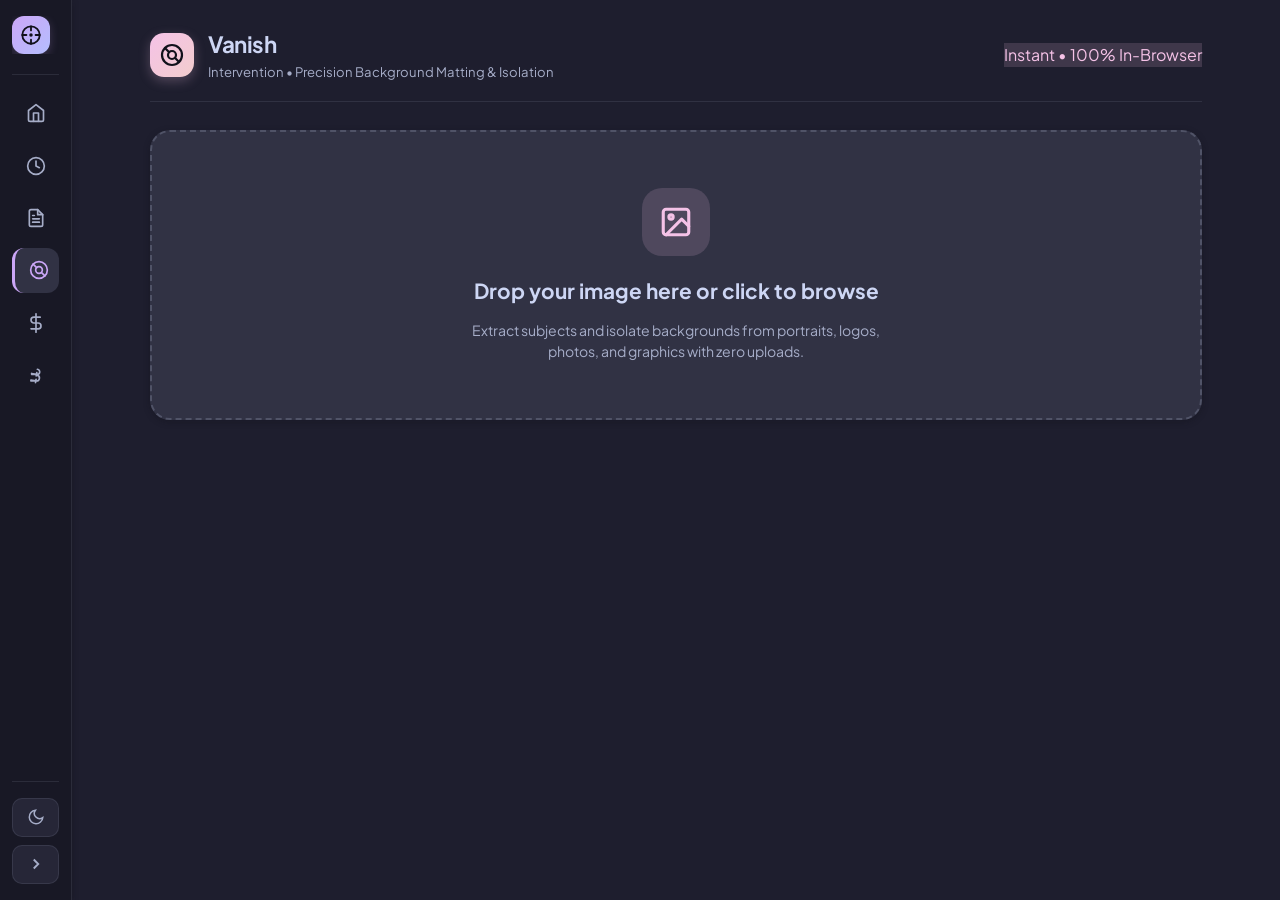
<file: vanish.html>
<!DOCTYPE html>
<html lang="en" data-theme="mocha">
<head>
  <meta charset="UTF-8">
  <meta name="viewport" content="width=device-width, initial-scale=1.0">
  <title>Vanish — Background Removal Engine &bull; Intervention</title>
  <link rel="preconnect" href="https://fonts.googleapis.com">
  <link rel="preconnect" href="https://fonts.gstatic.com" crossorigin>
  <link href="https://fonts.googleapis.com/css2?family=Plus+Jakarta+Sans:wght@300;400;500;600;700;800&family=JetBrains+Mono:wght@400;500;600&display=swap" rel="stylesheet">
  <link rel="stylesheet" href="theme.css">
  <link rel="stylesheet" href="dock.css">
  <link rel="stylesheet" href="vanish.css">
</head>
<body>
  <div class="app-layout-with-dock">
    <!-- Collapsible Left Dock (Visible on tool pages) -->
    <aside id="appDock" class="left-dock" aria-label="Tool Navigation Dock">
      <div class="dock-header">
        <a href="index.html" class="dock-brand" title="Intervention Hub">
          <div class="dock-brand-icon">
            <svg width="22" height="22" viewBox="0 0 24 24" fill="none" stroke="currentColor" stroke-width="2" stroke-linecap="round" stroke-linejoin="round">
              <circle cx="12" cy="12" r="9.5"></circle>
              <line x1="12" y1="2.5" x2="12" y2="7"></line>
              <line x1="12" y1="17" x2="12" y2="21.5"></line>
              <line x1="2.5" y1="12" x2="7" y2="12"></line>
              <line x1="17" y1="12" x2="21.5" y2="12"></line>
              <circle cx="12" cy="12" r="0.9" fill="currentColor"></circle>
            </svg>
          </div>
          <span class="dock-brand-name">Intervention</span>
        </a>
      </div>

      <nav class="dock-nav">
        <!-- 1. Home Hub -->
        <a href="index.html" class="dock-nav-item" data-tooltip="Home Hub">
          <div class="dock-icon">
            <svg width="20" height="20" viewBox="0 0 24 24" fill="none" stroke="currentColor" stroke-width="2" stroke-linecap="round" stroke-linejoin="round">
              <path d="M3 9l9-7 9 7v11a2 2 0 0 1-2 2H5a2 2 0 0 1-2-2z"></path>
              <polyline points="9 22 9 12 15 12 15 22"></polyline>
            </svg>
          </div>
          <span class="dock-label">Home</span>
        </a>

        <!-- 2. Chrono Scheduler -->
        <a href="scheduler.html" class="dock-nav-item" data-tooltip="Chrono Scheduler">
          <div class="dock-icon">
            <svg width="20" height="20" viewBox="0 0 24 24" fill="none" stroke="currentColor" stroke-width="2" stroke-linecap="round" stroke-linejoin="round">
              <circle cx="12" cy="12" r="10"></circle>
              <polyline points="12 6 12 12 16 14"></polyline>
            </svg>
          </div>
          <span class="dock-label">Chrono Scheduler</span>
        </a>

        <!-- 3. Reformat -->
        <a href="reformat.html" class="dock-nav-item" data-tooltip="Reformat">
          <div class="dock-icon">
            <svg width="20" height="20" viewBox="0 0 24 24" fill="none" stroke="currentColor" stroke-width="2" stroke-linecap="round" stroke-linejoin="round">
              <path d="M14 2H6a2 2 0 0 0-2 2v16a2 2 0 0 0 2 2h12a2 2 0 0 0 2-2V8z"></path>
              <polyline points="14 2 14 8 20 8"></polyline>
              <line x1="16" y1="13" x2="8" y2="13"></line>
              <line x1="16" y1="17" x2="8" y2="17"></line>
              <polyline points="10 9 9 9 8 9"></polyline>
            </svg>
          </div>
          <span class="dock-label">Reformat</span>
        </a>

        <!-- 4. Vanish (Active) -->
        <a href="vanish.html" class="dock-nav-item active" data-tooltip="Vanish (Bg Remover)">
          <div class="dock-icon">
            <svg width="20" height="20" viewBox="0 0 24 24" fill="none" stroke="currentColor" stroke-width="2" stroke-linecap="round" stroke-linejoin="round">
              <circle cx="12" cy="12" r="10"></circle>
              <path d="m4.93 4.93 4.24 4.24"></path>
              <path d="m14.83 14.83 4.24 4.24"></path>
              <circle cx="12" cy="12" r="4"></circle>
            </svg>
          </div>
          <span class="dock-label">Vanish</span>
        </a>

        <!-- 5. Currency -->
        <a href="currency.html" class="dock-nav-item" data-tooltip="Currency (Fiat)">
          <div class="dock-icon">
            <svg width="20" height="20" viewBox="0 0 24 24" fill="none" stroke="currentColor" stroke-width="2" stroke-linecap="round" stroke-linejoin="round">
              <line x1="12" y1="1" x2="12" y2="23"></line>
              <path d="M17 5H9.5a3.5 3.5 0 0 0 0 7h5a3.5 3.5 0 0 1 0 7H6"></path>
            </svg>
          </div>
          <span class="dock-label">Currency</span>
        </a>

        <!-- 6. VCurrency -->
        <a href="vcurrency.html" class="dock-nav-item" data-tooltip="VCurrency (Crypto)">
          <div class="dock-icon">
            <svg width="20" height="20" viewBox="0 0 24 24" fill="none" stroke="currentColor" stroke-width="2" stroke-linecap="round" stroke-linejoin="round">
              <path d="M11.767 19.089c4.924.868 6.14-6.025 1.216-6.894m-1.216 6.894L5.86 18.047m5.907 1.042l-.347 1.97m.347-1.97l.347-1.97m-.347 1.97H5.86m6.74-7.852c4.348.766 5.423-5.316 1.075-6.082m-1.075 6.082L6.693 10.15m5.907 1.043l-.347 1.97m.347-1.97l.347-1.97m-.347 1.97H6.693"></path>
            </svg>
          </div>
          <span class="dock-label">VCurrency</span>
        </a>
      </nav>

      <div class="dock-footer">
        <button id="dockThemeBtn" class="dock-toggle-btn" title="Toggle Comfyppuccin Mocha/Latte" aria-label="Toggle Theme">
          <svg class="theme-icon-sun hidden" width="18" height="18" viewBox="0 0 24 24" fill="none" stroke="currentColor" stroke-width="2">
            <circle cx="12" cy="12" r="5"></circle>
            <line x1="12" y1="1" x2="12" y2="3"></line>
            <line x1="12" y1="21" x2="12" y2="23"></line>
          </svg>
          <svg class="theme-icon-moon" width="18" height="18" viewBox="0 0 24 24" fill="none" stroke="currentColor" stroke-width="2">
            <path d="M21 12.79A9 9 0 1 1 11.21 3 7 7 0 0 0 21 12.79z"></path>
          </svg>
        </button>

        <button id="dockToggleBtn" class="dock-toggle-btn" title="Expand or shrink dock" aria-label="Toggle Dock">
          <svg class="dock-toggle-icon" width="18" height="18" viewBox="0 0 24 24" fill="none" stroke="currentColor" stroke-width="2.5">
            <polyline points="9 18 15 12 9 6"></polyline>
          </svg>
        </button>
      </div>
    </aside>

    <!-- Main Content -->
    <div class="dock-main-content">
      <div class="vanish-container">
        <!-- Header -->
        <header class="vanish-header">
          <div style="display: flex; align-items: center; gap: 0.85rem;">
            <div class="brand-vanish-icon">
              <svg width="24" height="24" viewBox="0 0 24 24" fill="none" stroke="currentColor" stroke-width="2.2" stroke-linecap="round" stroke-linejoin="round">
                <circle cx="12" cy="12" r="10"></circle>
                <path d="m4.93 4.93 4.24 4.24"></path>
                <path d="m14.83 14.83 4.24 4.24"></path>
                <circle cx="12" cy="12" r="4"></circle>
              </svg>
            </div>
            <div>
              <h1 class="vanish-title">Vanish</h1>
              <p class="vanish-subtitle">Intervention &bull; Precision Background Matting & Isolation</p>
            </div>
          </div>

          <div style="display: flex; align-items: center; gap: 0.5rem;">
            <span class="privacy-badge" style="background: rgba(245, 194, 231, 0.15); color: var(--cp-pink); border-color: rgba(245, 194, 231, 0.3);">
              Instant &bull; 100% In-Browser
            </span>
          </div>
        </header>

        <!-- Dropzone -->
        <div id="dropzoneBox" class="dropzone-box" role="region" aria-label="Image Upload Dropzone">
          <input type="file" id="fileInput" class="file-input-hidden" accept="image/*" aria-label="Choose image to isolate">
          <div class="dropzone-icon-circle">
            <svg width="34" height="34" viewBox="0 0 24 24" fill="none" stroke="currentColor" stroke-width="2.2" stroke-linecap="round" stroke-linejoin="round">
              <rect x="3" y="3" width="18" height="18" rx="2" ry="2"></rect>
              <circle cx="8.5" cy="8.5" r="1.5"></circle>
              <polyline points="21 15 16 10 5 21"></polyline>
            </svg>
          </div>
          <h2 style="font-size: 1.3rem; font-weight: 700; color: var(--text-main);">Drop your image here or click to browse</h2>
          <p style="font-size: 0.88rem; color: var(--text-muted); max-width: 420px;">
            Extract subjects and isolate backgrounds from portraits, logos, photos, and graphics with zero uploads.
          </p>
        </div>

        <!-- Interactive Workspace (Hidden until image is loaded) -->
        <section id="workspaceEl" class="vanish-workspace hidden">
          <div class="workspace-header">
            <div style="display: flex; align-items: center; gap: 0.65rem;">
              <span style="font-weight: 700; color: var(--text-main);">Isolation Controls:</span>
              <button id="modeAutoBtn" class="btn btn-sm btn-primary">Auto Cutout</button>
              <button id="modeWandBtn" class="btn btn-sm btn-secondary" title="Click on the left image to sample target color">Magic Wand</button>
              <button id="modeEraserBtn" class="btn btn-sm btn-secondary" title="Brush over result to erase leftover pixels">Eraser Brush</button>
              <button id="modeRestoreBtn" class="btn btn-sm btn-secondary" title="Brush over result to restore original pixels">Restore Brush</button>
            </div>
            <button id="changeImgBtn" class="btn btn-secondary btn-sm">Load New Image</button>
          </div>

          <!-- Dual Viewport Comparison -->
          <div class="canvas-grid">
            <!-- Left: Original -->
            <div class="canvas-panel">
              <div class="panel-header">
                <span>Original Source</span>
                <span style="font-size: 0.74rem; color: var(--text-dim);">(Click with wand to sample)</span>
              </div>
              <div class="canvas-viewport">
                <canvas id="origCanvas" class="viewport-canvas"></canvas>
              </div>
            </div>

            <!-- Right: Result on Transparent Grid -->
            <div class="canvas-panel">
              <div class="panel-header">
                <span style="color: var(--cp-pink);">Isolated Result</span>
                <span style="font-size: 0.74rem; color: var(--text-dim);">(Checkerboard = Transparent)</span>
              </div>
              <div class="canvas-viewport checkerboard">
                <canvas id="resultCanvas" class="viewport-canvas"></canvas>
              </div>
            </div>
          </div>

          <!-- Fine-Tuning Sliders -->
          <div class="vanish-controls-bar">
            <!-- Tolerance Slider -->
            <div class="control-item">
              <label for="toleranceSlider" class="control-label">Color Tolerance</label>
              <div class="slider-row">
                <input type="range" id="toleranceSlider" min="5" max="80" value="26">
                <span id="toleranceVal" class="slider-val">26%</span>
              </div>
            </div>

            <!-- Feathering / Smoothness Slider -->
            <div class="control-item">
              <label for="featherSlider" class="control-label">Edge Feathering</label>
              <div class="slider-row">
                <input type="range" id="featherSlider" min="0" max="60" value="18">
                <span id="featherVal" class="slider-val">18%</span>
              </div>
            </div>

            <!-- Brush Size -->
            <div class="control-item">
              <label for="brushSizeSlider" class="control-label">Brush Size (Erase/Restore)</label>
              <div class="slider-row">
                <input type="range" id="brushSizeSlider" min="5" max="80" value="25">
                <span id="brushSizeVal" class="slider-val">25px</span>
              </div>
            </div>
          </div>

          <!-- Background Fill Options -->
          <div style="display: flex; flex-direction: column; gap: 0.5rem;">
            <span style="font-size: 0.8rem; font-weight: 600; color: var(--text-muted);">Replace Background Fill:</span>
            <div class="bg-options-row">
              <button class="bg-chip active" data-bg="transparent">
                <span class="color-dot checkerboard"></span> Transparent (PNG)
              </button>
              <button class="bg-chip" data-bg="#ffffff">
                <span class="color-dot" style="background:#ffffff;"></span> Solid White
              </button>
              <button class="bg-chip" data-bg="#11111b">
                <span class="color-dot" style="background:#11111b;"></span> Solid Black
              </button>
              <button class="bg-chip" data-bg="#cba6f7">
                <span class="color-dot" style="background:#cba6f7;"></span> Pastel Mauve
              </button>
              <button class="bg-chip" data-bg="#fab387">
                <span class="color-dot" style="background:#fab387;"></span> Pastel Peach
              </button>
              <button class="bg-chip" data-bg="#94e2d5">
                <span class="color-dot" style="background:#94e2d5;"></span> Pastel Teal
              </button>
            </div>
          </div>

          <!-- Actions Bar -->
          <div class="vanish-actions-bar">
            <span style="font-size: 0.82rem; color: var(--text-muted);">
              High-resolution cutout ready for instant download.
            </span>
            <button id="downloadPngBtn" class="btn btn-download-png">
              <svg width="18" height="18" viewBox="0 0 24 24" fill="none" stroke="currentColor" stroke-width="2.5">
                <path d="M21 15v4a2 2 0 0 1-2 2H5a2 2 0 0 1-2-2v-4"></path>
                <polyline points="7 10 12 15 17 10"></polyline>
                <line x1="12" y1="15" x2="12" y2="3"></line>
              </svg>
              <span>Download Isolated Image (.PNG)</span>
            </button>
          </div>
        </section>
      </div>
    </div>
  </div>

  <script src="dock.js"></script>
  <script src="vanish.js"></script>
</body>
</html>
</file>
<file: theme.css>
/* ==========================================================================
   Intervention — Comfyppuccin Theme Design System
   Cozy, warm pastel aesthetic inspired by Catppuccin (Mocha & Latte)
   ========================================================================== */

:root, [data-theme="mocha"] {
  /* Comfyppuccin Mocha Palette (Default Dark) */
  --cp-rosewater: #f5e0dc;
  --cp-flamingo:  #f2cdcd;
  --cp-pink:      #f5c2e7;
  --cp-mauve:     #cba6f7;
  --cp-red:       #f38ba8;
  --cp-maroon:    #eba0ac;
  --cp-peach:     #fab387;
  --cp-yellow:    #f9e2af;
  --cp-green:     #a6e3a1;
  --cp-teal:      #94e2d5;
  --cp-sky:       #89dceb;
  --cp-sapphire:  #74c7ec;
  --cp-blue:      #89b4fa;
  --cp-lavender:  #b4befe;

  /* Surfaces & Backgrounds */
  --cp-text:      #cdd6f4;
  --cp-subtext1:  #bac2de;
  --cp-subtext0:  #a6adc8;
  --cp-overlay2:  #9399b2;
  --cp-overlay1:  #7f849c;
  --cp-overlay0:  #6c7086;
  --cp-surface2:  #585b70;
  --cp-surface1:  #45475a;
  --cp-surface0:  #313244;
  --cp-base:      #1e1e2e;
  --cp-mantle:    #181825;
  --cp-crust:     #11111b;

  /* Semantic UI Tokens */
  --bg-app:        var(--cp-base);
  --bg-sidebar:    var(--cp-mantle);
  --bg-card:       var(--cp-surface0);
  --bg-card-hover: #3b3d52;
  --bg-card-subtle:#262637;
  --bg-input:      var(--cp-mantle);
  --border-subtle: rgba(205, 214, 244, 0.1);
  --border-hover:  rgba(205, 214, 244, 0.2);
  --border-focus:  var(--cp-mauve);

  --text-main:     var(--cp-text);
  --text-muted:    var(--cp-subtext0);
  --text-dim:      var(--cp-overlay1);

  --accent-primary:var(--cp-mauve);
  --accent-hover:  #b584ea;
  --accent-glow:   rgba(203, 166, 247, 0.22);

  --accent-accent2:var(--cp-lavender);
  --accent-peach:  var(--cp-peach);
  --accent-teal:   var(--cp-teal);
  --accent-green:  var(--cp-green);
  --accent-red:    var(--cp-red);
  --accent-yellow: var(--cp-yellow);
  --accent-sky:    var(--cp-sky);

  --shadow-sm: 0 2px 6px rgba(17, 17, 27, 0.35);
  --shadow-md: 0 6px 18px rgba(17, 17, 27, 0.45);
  --shadow-lg: 0 16px 36px rgba(17, 17, 27, 0.65);
}

[data-theme="latte"] {
  /* Comfyppuccin Latte Palette (Warm Light) */
  --cp-rosewater: #dc8a78;
  --cp-flamingo:  #dd7878;
  --cp-pink:      #ea76cb;
  --cp-mauve:     #8839ef;
  --cp-red:       #d20f39;
  --cp-maroon:    #e64553;
  --cp-peach:     #fe640b;
  --cp-yellow:    #df8e1d;
  --cp-green:     #40a02b;
  --cp-teal:      #179299;
  --cp-sky:       #04a5e5;
  --cp-sapphire:  #209fb5;
  --cp-blue:      #1e66f5;
  --cp-lavender:  #7287fd;

  --cp-text:      #4c4f69;
  --cp-subtext1:  #5c5f77;
  --cp-subtext0:  #6c6f85;
  --cp-overlay2:  #7c7f93;
  --cp-overlay1:  #8c8fa1;
  --cp-overlay0:  #9ca0b0;
  --cp-surface2:  #acb0be;
  --cp-surface1:  #bcc0cc;
  --cp-surface0:  #ccd0da;
  --cp-base:      #eff1f5;
  --cp-mantle:    #e6e9ef;
  --cp-crust:     #dce0e8;

  --bg-app:        var(--cp-base);
  --bg-sidebar:    var(--cp-mantle);
  --bg-card:       #ffffff;
  --bg-card-hover: #f7f8fb;
  --bg-card-subtle:#f0f2f7;
  --bg-input:      #fdfdfe;
  --border-subtle: rgba(76, 79, 105, 0.12);
  --border-hover:  rgba(76, 79, 105, 0.22);
  --border-focus:  var(--cp-mauve);

  --text-main:     var(--cp-text);
  --text-muted:    var(--cp-subtext0);
  --text-dim:      var(--cp-overlay0);

  --accent-primary:var(--cp-mauve);
  --accent-hover:  #7625dc;
  --accent-glow:   rgba(136, 57, 239, 0.18);

  --accent-accent2:var(--cp-lavender);
  --accent-peach:  var(--cp-peach);
  --accent-teal:   var(--cp-teal);
  --accent-green:  var(--cp-green);
  --accent-red:    var(--cp-red);
  --accent-yellow: var(--cp-yellow);
  --accent-sky:    var(--cp-sky);

  --shadow-sm: 0 2px 6px rgba(76, 79, 105, 0.06);
  --shadow-md: 0 6px 18px rgba(76, 79, 105, 0.1);
  --shadow-lg: 0 16px 36px rgba(76, 79, 105, 0.14);
}

/* Base Settings */
*, *::before, *::after {
  box-sizing: border-box;
  margin: 0;
  padding: 0;
}

body {
  font-family: 'Plus Jakarta Sans', -apple-system, BlinkMacSystemFont, 'Segoe UI', Roboto, sans-serif;
  background-color: var(--bg-app);
  color: var(--text-main);
  line-height: 1.5;
  -webkit-font-smoothing: antialiased;
  min-height: 100vh;
  transition: background-color 0.25s ease, color 0.25s ease;
}

/* Typography Helpers */
.mono {
  font-family: 'JetBrains Mono', monospace;
}

/* Buttons */
.btn {
  display: inline-flex;
  align-items: center;
  justify-content: center;
  gap: 0.5rem;
  font-family: inherit;
  font-size: 0.88rem;
  font-weight: 500;
  padding: 0.6rem 1.1rem;
  border-radius: 10px;
  border: 1px solid transparent;
  cursor: pointer;
  transition: all 0.18s cubic-bezier(0.4, 0, 0.2, 1);
  text-decoration: none;
  white-space: nowrap;
}

.btn:active {
  transform: translateY(1px);
}

.btn-primary {
  background-color: var(--accent-primary);
  color: #11111b;
  font-weight: 600;
  box-shadow: 0 3px 10px var(--accent-glow);
}

.btn-primary:hover {
  background-color: var(--accent-hover);
  box-shadow: 0 5px 14px var(--accent-glow);
}

.btn-secondary {
  background-color: var(--bg-card);
  color: var(--text-main);
  border: 1px solid var(--border-subtle);
}

.btn-secondary:hover {
  background-color: var(--bg-card-hover);
  border-color: var(--border-hover);
}

.btn-outline {
  background: transparent;
  border: 1px solid var(--border-subtle);
  color: var(--text-main);
}

.btn-outline:hover {
  background-color: var(--bg-card);
  border-color: var(--border-hover);
}

.btn-icon {
  background-color: var(--bg-card-subtle);
  border: 1px solid var(--border-subtle);
  color: var(--text-muted);
  padding: 0.55rem;
  border-radius: 10px;
}

.btn-icon:hover {
  color: var(--text-main);
  background-color: var(--bg-card);
  border-color: var(--border-hover);
}

.hidden {
  display: none !important;
}
</file>
<file: home.css>
/* ==========================================================================
   Intervention — Home Hub & Speed Dial Cards Stylesheet
   Comfyppuccin Aesthetic: Warm, Cozy, Soft Curves, Refined Dashboard
   With CheyTac M200 Intervention Crosshair / Reticle Theme Accent
   ========================================================================== */

.home-container {
  max-width: 1180px;
  margin: 0 auto;
  padding: 2.25rem 1.5rem 4rem;
  display: flex;
  flex-direction: column;
  gap: 2.25rem;
}

/* Home Header */
.home-header {
  display: flex;
  align-items: center;
  justify-content: space-between;
  flex-wrap: wrap;
  gap: 1.5rem;
  padding-bottom: 1.75rem;
  border-bottom: 1px solid var(--border-subtle);
}

.home-brand-group {
  display: flex;
  align-items: center;
  gap: 1.1rem;
}

/* CheyTac M200 Sniper Reticle Logo Box */
.home-logo-box {
  width: 54px;
  height: 54px;
  border-radius: 16px;
  background: linear-gradient(135deg, var(--cp-mauve), var(--cp-lavender));
  color: #11111b;
  display: flex;
  align-items: center;
  justify-content: center;
  box-shadow: 0 6px 18px var(--accent-glow);
  position: relative;
}

.home-title {
  font-size: 1.85rem;
  font-weight: 800;
  letter-spacing: -0.03em;
  color: var(--text-main);
  line-height: 1.1;
  display: flex;
  align-items: center;
  gap: 0.6rem;
}

.m200-tag {
  font-size: 0.72rem;
  font-weight: 700;
  padding: 0.15rem 0.55rem;
  border-radius: 6px;
  background: rgba(203, 166, 247, 0.18);
  color: var(--cp-mauve);
  letter-spacing: 0.06em;
  font-family: 'JetBrains Mono', monospace;
  border: 1px solid rgba(203, 166, 247, 0.3);
}

.home-subtitle {
  font-size: 0.9rem;
  color: var(--text-muted);
  margin-top: 0.25rem;
}

.home-header-right {
  display: flex;
  align-items: center;
  gap: 1rem;
}

.home-clock {
  background: var(--bg-card);
  border: 1px solid var(--border-subtle);
  padding: 0.5rem 1rem;
  border-radius: 12px;
  display: flex;
  flex-direction: column;
  align-items: flex-end;
  font-family: 'JetBrains Mono', monospace;
  box-shadow: var(--shadow-sm);
}

.home-clock-time {
  font-size: 1rem;
  font-weight: 700;
  color: var(--text-main);
}

.home-clock-date {
  font-size: 0.72rem;
  color: var(--text-muted);
}

/* Hero Intro Banner */
.home-hero {
  background: linear-gradient(135deg, var(--bg-card) 0%, var(--bg-card-subtle) 100%);
  border: 1px solid var(--border-subtle);
  border-radius: 20px;
  padding: 2.25rem 2.5rem;
  display: flex;
  justify-content: space-between;
  align-items: center;
  position: relative;
  overflow: hidden;
  box-shadow: var(--shadow-md);
}

.home-hero::after {
  content: '';
  position: absolute;
  top: -60px;
  right: -60px;
  width: 240px;
  height: 240px;
  border-radius: 50%;
  background: radial-gradient(circle, var(--accent-glow) 0%, transparent 70%);
  pointer-events: none;
}

.hero-text-group {
  max-width: 680px;
  z-index: 1;
}

.hero-badge {
  display: inline-flex;
  align-items: center;
  gap: 0.45rem;
  background-color: rgba(203, 166, 247, 0.15);
  color: var(--cp-mauve);
  font-size: 0.76rem;
  font-weight: 700;
  text-transform: uppercase;
  letter-spacing: 0.06em;
  padding: 0.25rem 0.75rem;
  border-radius: 9999px;
  margin-bottom: 0.85rem;
  border: 1px solid rgba(203, 166, 247, 0.25);
}

.hero-heading {
  font-size: 1.65rem;
  font-weight: 700;
  color: var(--text-main);
  letter-spacing: -0.02em;
  line-height: 1.3;
}

.hero-desc {
  font-size: 0.95rem;
  color: var(--text-muted);
  margin-top: 0.5rem;
  line-height: 1.5;
}

/* Speed Dial Section */
.speed-dial-section {
  display: flex;
  flex-direction: column;
  gap: 1.25rem;
}

.section-header {
  display: flex;
  align-items: center;
  justify-content: space-between;
}

.section-title {
  font-size: 1.25rem;
  font-weight: 700;
  color: var(--text-main);
  letter-spacing: -0.015em;
  display: flex;
  align-items: center;
  gap: 0.6rem;
}

.section-subtitle {
  font-size: 0.82rem;
  color: var(--text-muted);
}

/* Speed Dial Cards Grid (5 tools) */
.speed-dial-grid {
  display: grid;
  grid-template-columns: repeat(auto-fit, minmax(320px, 1fr));
  gap: 1.4rem;
}

.speed-dial-card {
  background-color: var(--bg-card);
  border: 1px solid var(--border-subtle);
  border-radius: 20px;
  padding: 1.6rem;
  display: flex;
  flex-direction: column;
  justify-content: space-between;
  gap: 1.35rem;
  transition: transform 0.22s ease, border-color 0.22s ease, box-shadow 0.22s ease;
  position: relative;
  overflow: hidden;
  box-shadow: var(--shadow-sm);
  text-decoration: none;
  color: inherit;
}

.speed-dial-card:hover {
  transform: translateY(-4px);
  border-color: var(--border-hover);
  box-shadow: var(--shadow-lg);
  background-color: var(--bg-card-hover);
}

/* Accent top border strip */
.speed-dial-card::before {
  content: '';
  position: absolute;
  top: 0;
  left: 0;
  right: 0;
  height: 4px;
}

.card-scheduler::before { background: linear-gradient(90deg, var(--cp-mauve), var(--cp-lavender)); }
.card-reformat::before  { background: linear-gradient(90deg, var(--cp-peach), var(--cp-yellow)); }
.card-vanish::before    { background: linear-gradient(90deg, var(--cp-pink), var(--cp-flamingo)); }
.card-media::before     { background: linear-gradient(90deg, var(--cp-lavender), var(--cp-mauve)); }
.card-currency::before  { background: linear-gradient(90deg, var(--cp-green), var(--cp-teal)); }
.card-vcurrency::before { background: linear-gradient(90deg, var(--cp-sky), var(--cp-sapphire)); }

.card-top {
  display: flex;
  align-items: flex-start;
  justify-content: space-between;
  gap: 1rem;
}

.card-icon-box {
  width: 50px;
  height: 50px;
  border-radius: 14px;
  display: flex;
  align-items: center;
  justify-content: center;
  color: #11111b;
  flex-shrink: 0;
  box-shadow: var(--shadow-sm);
}

.card-scheduler .card-icon-box { background: linear-gradient(135deg, var(--cp-mauve), var(--cp-lavender)); }
.card-reformat .card-icon-box  { background: linear-gradient(135deg, var(--cp-peach), var(--cp-yellow)); }
.card-vanish .card-icon-box    { background: linear-gradient(135deg, var(--cp-pink), var(--cp-flamingo)); }
.card-media .card-icon-box     { background: linear-gradient(135deg, var(--cp-lavender), var(--cp-mauve)); }
.card-currency .card-icon-box  { background: linear-gradient(135deg, var(--cp-green), var(--cp-teal)); }
.card-vcurrency .card-icon-box { background: linear-gradient(135deg, var(--cp-sky), var(--cp-sapphire)); }

.card-badge {
  font-size: 0.72rem;
  font-weight: 600;
  padding: 0.22rem 0.65rem;
  border-radius: 9999px;
  background-color: var(--bg-card-subtle);
  color: var(--text-muted);
  border: 1px solid var(--border-subtle);
}

.badge-active {
  background-color: rgba(166, 227, 161, 0.15);
  color: var(--cp-green);
  border-color: rgba(166, 227, 161, 0.3);
}

.card-body {
  display: flex;
  flex-direction: column;
  gap: 0.45rem;
}

.card-title {
  font-size: 1.22rem;
  font-weight: 700;
  color: var(--text-main);
  letter-spacing: -0.015em;
}

.card-desc {
  font-size: 0.86rem;
  color: var(--text-muted);
  line-height: 1.48;
}

.card-features {
  display: flex;
  flex-wrap: wrap;
  gap: 0.45rem;
  margin-top: 0.35rem;
}

.feature-pill {
  font-size: 0.72rem;
  padding: 0.15rem 0.5rem;
  border-radius: 6px;
  background-color: var(--bg-card-subtle);
  color: var(--text-muted);
}

.card-footer {
  display: flex;
  align-items: center;
  justify-content: space-between;
  border-top: 1px solid var(--border-subtle);
  padding-top: 1.15rem;
  margin-top: 0.4rem;
}

.card-status-text {
  font-size: 0.8rem;
  color: var(--text-muted);
  display: flex;
  align-items: center;
  gap: 0.4rem;
}

.status-dot {
  width: 8px;
  height: 8px;
  border-radius: 50%;
  background-color: var(--cp-green);
}

.launch-btn-label {
  display: inline-flex;
  align-items: center;
  gap: 0.4rem;
  font-size: 0.86rem;
  font-weight: 600;
  color: var(--cp-mauve);
  transition: transform 0.18s ease;
}

.speed-dial-card:hover .launch-btn-label {
  transform: translateX(4px);
}

/* Home Footer */
.home-footer {
  display: flex;
  align-items: center;
  justify-content: space-between;
  flex-wrap: wrap;
  gap: 1rem;
  padding-top: 2rem;
  border-top: 1px solid var(--border-subtle);
  font-size: 0.84rem;
  color: var(--text-dim);
}

.footer-tags {
  display: flex;
  gap: 1rem;
}

@media (max-width: 768px) {
  .home-hero {
    flex-direction: column;
    padding: 1.5rem;
  }
  .speed-dial-grid {
    grid-template-columns: 1fr;
  }
}
</file>
<file: dock.css>
/* ==========================================================================
   Intervention — Collapsible Left Dock Sidebar
   (Only displayed on tool pages: Chrono Scheduler & Conver Falter)
   ========================================================================== */

.app-layout-with-dock {
  display: flex;
  min-height: 100vh;
  position: relative;
}

/* Dock Container */
.left-dock {
  position: fixed;
  top: 0;
  left: 0;
  bottom: 0;
  width: 72px; /* Collapsed width */
  background-color: var(--bg-sidebar);
  border-right: 1px solid var(--border-subtle);
  display: flex;
  flex-direction: column;
  justify-content: space-between;
  padding: 1rem 0.75rem;
  z-index: 900;
  transition: width 0.28s cubic-bezier(0.16, 1, 0.3, 1), transform 0.28s cubic-bezier(0.16, 1, 0.3, 1);
  box-shadow: var(--shadow-sm);
  overflow-x: hidden;
}

/* Expanded state */
.left-dock.expanded {
  width: 240px;
}

/* Main content wrapper pushes with dock */
.dock-main-content {
  flex: 1;
  margin-left: 72px;
  transition: margin-left 0.28s cubic-bezier(0.16, 1, 0.3, 1);
  min-width: 0;
}

.left-dock.expanded ~ .dock-main-content {
  margin-left: 240px;
}

/* Dock Header */
.dock-header {
  display: flex;
  align-items: center;
  justify-content: space-between;
  padding-bottom: 1.25rem;
  border-bottom: 1px solid var(--border-subtle);
  margin-bottom: 1rem;
}

.dock-brand {
  display: flex;
  align-items: center;
  gap: 0.75rem;
  text-decoration: none;
  color: var(--text-main);
  overflow: hidden;
}

.dock-brand-icon {
  width: 38px;
  height: 38px;
  min-width: 38px;
  border-radius: 12px;
  background: linear-gradient(135deg, var(--cp-mauve), var(--cp-lavender));
  color: #11111b;
  display: flex;
  align-items: center;
  justify-content: center;
  font-weight: 800;
  font-size: 1.1rem;
  box-shadow: 0 3px 10px var(--accent-glow);
}

.dock-brand-name {
  font-weight: 700;
  font-size: 1.05rem;
  letter-spacing: -0.02em;
  color: var(--text-main);
  white-space: nowrap;
  opacity: 0;
  transform: translateX(-10px);
  transition: opacity 0.2s ease, transform 0.2s ease;
  pointer-events: none;
}

.left-dock.expanded .dock-brand-name {
  opacity: 1;
  transform: translateX(0);
  pointer-events: auto;
}

/* Dock Navigation List */
.dock-nav {
  display: flex;
  flex-direction: column;
  gap: 0.5rem;
  flex: 1;
}

.dock-nav-item {
  display: flex;
  align-items: center;
  gap: 0.85rem;
  padding: 0.7rem 0.8rem;
  border-radius: 12px;
  color: var(--text-muted);
  text-decoration: none;
  font-size: 0.9rem;
  font-weight: 500;
  transition: all 0.18s ease;
  position: relative;
  white-space: nowrap;
}

.dock-nav-item:hover {
  background-color: var(--bg-card);
  color: var(--text-main);
}

.dock-nav-item.active {
  background-color: var(--bg-card);
  color: var(--accent-primary);
  font-weight: 600;
  border-left: 3px solid var(--accent-primary);
}

.dock-icon {
  width: 22px;
  height: 22px;
  min-width: 22px;
  display: flex;
  align-items: center;
  justify-content: center;
}

.dock-label {
  opacity: 0;
  transform: translateX(-8px);
  transition: opacity 0.18s ease, transform 0.18s ease;
  pointer-events: none;
}

.left-dock.expanded .dock-label {
  opacity: 1;
  transform: translateX(0);
  pointer-events: auto;
}

/* Dock Footer */
.dock-footer {
  display: flex;
  flex-direction: column;
  gap: 0.5rem;
  border-top: 1px solid var(--border-subtle);
  padding-top: 1rem;
}

.dock-toggle-btn {
  background: var(--bg-card-subtle);
  border: 1px solid var(--border-subtle);
  color: var(--text-muted);
  border-radius: 10px;
  padding: 0.6rem;
  display: flex;
  align-items: center;
  justify-content: center;
  cursor: pointer;
  transition: all 0.2s ease;
  width: 100%;
}

.dock-toggle-btn:hover {
  color: var(--text-main);
  background-color: var(--bg-card);
  border-color: var(--border-hover);
}

.dock-toggle-icon {
  transition: transform 0.25s ease;
}

.left-dock.expanded .dock-toggle-icon {
  transform: rotate(180deg);
}

/* Tooltip on collapsed dock hover */
.left-dock:not(.expanded) .dock-nav-item::after {
  content: attr(data-tooltip);
  position: absolute;
  left: calc(100% + 12px);
  background-color: var(--cp-crust);
  color: var(--cp-text);
  padding: 0.35rem 0.75rem;
  border-radius: 6px;
  font-size: 0.78rem;
  white-space: nowrap;
  pointer-events: none;
  opacity: 0;
  transform: translateY(-50%) translateX(-6px);
  top: 50%;
  transition: opacity 0.15s ease, transform 0.15s ease;
  box-shadow: var(--shadow-md);
  border: 1px solid var(--border-subtle);
  z-index: 1000;
}

.left-dock:not(.expanded) .dock-nav-item:hover::after {
  opacity: 1;
  transform: translateY(-50%) translateX(0);
}

/* Mobile Responsiveness */
@media (max-width: 768px) {
  .left-dock {
    width: 60px;
    padding: 0.75rem 0.5rem;
  }
  .dock-main-content {
    margin-left: 60px;
  }
  .left-dock.expanded {
    width: 200px;
  }
  .left-dock.expanded ~ .dock-main-content {
    margin-left: 60px; /* Do not shift content completely offscreen on small phones */
  }
}
</file>
<file: media.css>
/* ==========================================================================
   Media — Video & Audio Link Inspector, Player & Downloader Stylesheet
   Comfyppuccin Design: Lavender/Sapphire accents, sleek preview player,
   audio visualizer animation, format selector chips, and download progress.
   ========================================================================== */

.media-container {
  max-width: 1100px;
  margin: 0 auto;
  width: 100%;
  padding: 1.75rem 1.5rem 3.5rem;
  display: flex;
  flex-direction: column;
  gap: 1.75rem;
}

/* Header */
.media-header {
  display: flex;
  align-items: center;
  justify-content: space-between;
  flex-wrap: wrap;
  gap: 1rem;
  padding-bottom: 1.25rem;
  border-bottom: 1px solid var(--border-subtle);
}

.brand-media-icon {
  width: 44px;
  height: 44px;
  border-radius: 14px;
  background: linear-gradient(135deg, var(--cp-lavender), var(--cp-mauve));
  color: #11111b;
  display: flex;
  align-items: center;
  justify-content: center;
  box-shadow: 0 4px 12px rgba(180, 190, 254, 0.25);
}

.media-title {
  font-size: 1.4rem;
  font-weight: 700;
  letter-spacing: -0.025em;
  color: var(--text-main);
}

.media-subtitle {
  font-size: 0.82rem;
  color: var(--text-muted);
}

/* Link Input Bar */
.media-input-card {
  background: var(--bg-card);
  border: 1px solid var(--border-subtle);
  border-radius: 20px;
  padding: 1.5rem 1.75rem;
  display: flex;
  flex-direction: column;
  gap: 1rem;
  box-shadow: var(--shadow-sm);
}

.input-row {
  display: flex;
  align-items: center;
  gap: 0.75rem;
  position: relative;
}

.url-input-box {
  flex: 1;
  display: flex;
  align-items: center;
  gap: 0.75rem;
  background: var(--bg-input);
  border: 1px solid var(--border-subtle);
  border-radius: 14px;
  padding: 0.75rem 1.15rem;
  transition: border-color 0.18s ease, box-shadow 0.18s ease;
}

.url-input-box:focus-within {
  border-color: var(--cp-lavender);
  box-shadow: 0 0 0 3px rgba(180, 190, 254, 0.18);
}

.url-input-field {
  width: 100%;
  background: transparent;
  border: none;
  outline: none;
  font-family: inherit;
  font-size: 0.92rem;
  color: var(--text-main);
}

.url-input-field::placeholder {
  color: var(--text-dim);
}

.btn-fetch {
  background: linear-gradient(135deg, var(--cp-lavender), var(--cp-mauve));
  color: #11111b;
  font-weight: 700;
  padding: 0.75rem 1.35rem;
  border-radius: 14px;
  box-shadow: 0 4px 14px rgba(180, 190, 254, 0.25);
}

.btn-fetch:hover {
  filter: brightness(1.06);
  box-shadow: 0 6px 18px rgba(180, 190, 254, 0.35);
}

/* Quick Samples & Presets */
.sample-presets-row {
  display: flex;
  align-items: center;
  flex-wrap: wrap;
  gap: 0.5rem;
  font-size: 0.8rem;
  color: var(--text-dim);
}

.sample-chip {
  background: var(--bg-card-subtle);
  border: 1px solid var(--border-subtle);
  border-radius: 8px;
  padding: 0.25rem 0.65rem;
  font-size: 0.76rem;
  color: var(--text-muted);
  cursor: pointer;
  transition: all 0.15s ease;
}

.sample-chip:hover {
  background: var(--bg-card-hover);
  color: var(--cp-lavender);
  border-color: rgba(180, 190, 254, 0.35);
}

/* Workspace Preview & Download Layout */
.media-workspace {
  background: var(--bg-card);
  border: 1px solid var(--border-subtle);
  border-radius: 20px;
  padding: 1.75rem;
  display: flex;
  flex-direction: column;
  gap: 1.5rem;
  box-shadow: var(--shadow-md);
  animation: comfy-fade 0.25s cubic-bezier(0.16, 1, 0.3, 1);
}

@keyframes comfy-fade {
  from { opacity: 0; transform: translateY(12px); }
  to { opacity: 1; transform: translateY(0); }
}

.media-preview-header {
  display: flex;
  align-items: center;
  justify-content: space-between;
  border-bottom: 1px solid var(--border-subtle);
  padding-bottom: 1rem;
}

/* Player Viewport */
.player-viewport {
  width: 100%;
  border-radius: 16px;
  background-color: #0b0c10;
  overflow: hidden;
  position: relative;
  box-shadow: var(--shadow-md);
  min-height: 280px;
  max-height: 480px;
  display: flex;
  align-items: center;
  justify-content: center;
}

.video-player {
  width: 100%;
  max-height: 480px;
  background-color: #000;
  outline: none;
}

/* Audio Player Specialized View */
.audio-player-box {
  width: 100%;
  padding: 2.5rem 2rem;
  display: flex;
  flex-direction: column;
  align-items: center;
  justify-content: center;
  gap: 1.5rem;
  background: linear-gradient(135deg, var(--bg-card-subtle) 0%, var(--bg-input) 100%);
}

.audio-disc-icon {
  width: 72px;
  height: 72px;
  border-radius: 50%;
  background: linear-gradient(135deg, var(--cp-lavender), var(--cp-mauve));
  color: #11111b;
  display: flex;
  align-items: center;
  justify-content: center;
  box-shadow: 0 8px 24px var(--accent-glow);
  animation: disc-spin 8s linear infinite;
}

@keyframes disc-spin {
  from { transform: rotate(0deg); }
  to { transform: rotate(360deg); }
}

/* Waveform Visualizer Animation */
.audio-visualizer-wave {
  display: flex;
  align-items: center;
  gap: 4px;
  height: 38px;
}

.wave-bar {
  width: 4px;
  background: var(--cp-lavender);
  border-radius: 9999px;
  animation: wave-bounce 1.2s ease-in-out infinite alternate;
}

.wave-bar:nth-child(1) { height: 12px; animation-delay: 0.1s; }
.wave-bar:nth-child(2) { height: 28px; animation-delay: 0.3s; }
.wave-bar:nth-child(3) { height: 36px; animation-delay: 0.2s; }
.wave-bar:nth-child(4) { height: 18px; animation-delay: 0.4s; }
.wave-bar:nth-child(5) { height: 32px; animation-delay: 0.15s; }
.wave-bar:nth-child(6) { height: 22px; animation-delay: 0.35s; }
.wave-bar:nth-child(7) { height: 14px; animation-delay: 0.25s; }

@keyframes wave-bounce {
  0% { transform: scaleY(0.4); opacity: 0.6; }
  100% { transform: scaleY(1.1); opacity: 1; }
}

.native-audio-player {
  width: 100%;
  max-width: 540px;
  accent-color: var(--cp-lavender);
}

/* Media Metadata Details Bar */
.media-meta-grid {
  display: grid;
  grid-template-columns: repeat(auto-fit, minmax(180px, 1fr));
  gap: 1rem;
  background: var(--bg-input);
  border: 1px solid var(--border-subtle);
  border-radius: 14px;
  padding: 1.15rem 1.25rem;
}

.meta-col {
  display: flex;
  flex-direction: column;
  gap: 0.25rem;
}

.meta-title {
  font-size: 0.74rem;
  font-weight: 700;
  text-transform: uppercase;
  color: var(--text-dim);
  letter-spacing: 0.04em;
}

.meta-value {
  font-size: 0.95rem;
  font-weight: 700;
  color: var(--text-main);
  font-family: 'JetBrains Mono', monospace;
  word-break: break-all;
}

/* Download Configuration Box */
.download-options-box {
  background: var(--bg-card-subtle);
  border: 1px solid var(--border-subtle);
  border-radius: 16px;
  padding: 1.5rem;
  display: flex;
  flex-direction: column;
  gap: 1.25rem;
}

.download-controls-row {
  display: grid;
  grid-template-columns: repeat(auto-fit, minmax(220px, 1fr));
  gap: 1.25rem;
}

.download-actions-row {
  display: flex;
  align-items: center;
  justify-content: space-between;
  flex-wrap: wrap;
  gap: 1rem;
  border-top: 1px solid var(--border-subtle);
  padding-top: 1.25rem;
}

.btn-download-media {
  background: linear-gradient(135deg, var(--cp-green), var(--cp-teal));
  color: #11111b;
  font-weight: 700;
  padding: 0.75rem 1.5rem;
  box-shadow: 0 4px 14px rgba(166, 227, 161, 0.25);
}

.btn-download-media:hover {
  filter: brightness(1.05);
  box-shadow: 0 6px 18px rgba(166, 227, 161, 0.35);
}

/* Progress bar */
.download-progress-track {
  width: 100%;
  height: 8px;
  background: var(--bg-card);
  border-radius: 9999px;
  overflow: hidden;
  border: 1px solid var(--border-subtle);
  margin-top: 0.5rem;
}

.download-progress-fill {
  height: 100%;
  width: 0%;
  background: linear-gradient(90deg, var(--cp-lavender), var(--cp-green));
  border-radius: 9999px;
  transition: width 0.3s ease;
}

@media (max-width: 768px) {
  .input-row {
    flex-direction: column;
    align-items: stretch;
  }
  .player-viewport {
    height: 240px;
  }
}
</file>
<file: scheduler.css>
/* ==========================================================================
   Chrono Scheduler — Comfyppuccin Stylesheet
   Warm pastels, rounded geometry, soft cards, responsive layout
   ========================================================================== */

.scheduler-container {
  max-width: 1060px;
  margin: 0 auto;
  width: 100%;
  padding: 1.75rem 1.5rem 3.5rem;
  display: flex;
  flex-direction: column;
  gap: 1.5rem;
}

/* Header */
.app-header {
  display: flex;
  align-items: center;
  justify-content: space-between;
  flex-wrap: wrap;
  gap: 1rem;
  padding-bottom: 1.25rem;
  border-bottom: 1px solid var(--border-subtle);
}

.brand-group {
  display: flex;
  align-items: center;
  gap: 0.85rem;
}

.brand-icon {
  width: 44px;
  height: 44px;
  border-radius: 14px;
  background: linear-gradient(135deg, var(--cp-mauve), var(--cp-lavender));
  color: #11111b;
  display: flex;
  align-items: center;
  justify-content: center;
  box-shadow: 0 4px 12px var(--accent-glow);
}

.brand-title {
  font-size: 1.4rem;
  font-weight: 700;
  letter-spacing: -0.025em;
  color: var(--text-main);
}

.brand-subtitle {
  font-size: 0.82rem;
  color: var(--text-muted);
}

.header-actions {
  display: flex;
  align-items: center;
  gap: 0.75rem;
  flex-wrap: wrap;
}

/* Live Clock */
.live-clock {
  display: flex;
  flex-direction: column;
  align-items: flex-end;
  font-family: 'JetBrains Mono', monospace;
  font-size: 0.85rem;
  background: var(--bg-card);
  border: 1px solid var(--border-subtle);
  padding: 0.4rem 0.85rem;
  border-radius: 12px;
  color: var(--text-muted);
  min-width: 110px;
}

.clock-time {
  font-weight: 700;
  color: var(--text-main);
  letter-spacing: 0.04em;
}

.clock-date {
  font-size: 0.7rem;
  color: var(--text-dim);
}

.audio-controls-group {
  display: flex;
  align-items: center;
  gap: 0.4rem;
}

.btn-sound-active {
  color: var(--cp-green);
  border-color: rgba(166, 227, 161, 0.3);
}

/* Metrics Grid */
.metrics-grid {
  display: grid;
  grid-template-columns: repeat(auto-fit, minmax(180px, 1fr));
  gap: 1rem;
}

.metric-card {
  background: var(--bg-card);
  border: 1px solid var(--border-subtle);
  border-radius: 16px;
  padding: 1.1rem 1.25rem;
  display: flex;
  flex-direction: column;
  gap: 0.35rem;
  box-shadow: var(--shadow-sm);
  transition: transform 0.18s ease, border-color 0.18s ease;
}

.metric-card:hover {
  border-color: var(--border-hover);
  transform: translateY(-2px);
}

.metric-label {
  font-size: 0.76rem;
  text-transform: uppercase;
  letter-spacing: 0.05em;
  color: var(--text-dim);
  font-weight: 700;
}

.metric-value {
  font-size: 1.85rem;
  font-weight: 700;
  font-family: 'JetBrains Mono', monospace;
  color: var(--text-main);
  line-height: 1.1;
}

.alert-card {
  border-color: rgba(250, 179, 135, 0.35);
  background: linear-gradient(180deg, var(--bg-card) 0%, rgba(250, 179, 135, 0.06) 100%);
}

.alert-card .metric-value {
  color: var(--cp-peach);
}

/* Toolbar & Filters */
.toolbar {
  display: flex;
  align-items: center;
  justify-content: space-between;
  flex-wrap: wrap;
  gap: 1rem;
  background: var(--bg-card);
  border: 1px solid var(--border-subtle);
  border-radius: 16px;
  padding: 0.75rem 1.1rem;
}

.search-box {
  display: flex;
  align-items: center;
  gap: 0.5rem;
  background: var(--bg-input);
  border: 1px solid var(--border-subtle);
  border-radius: 10px;
  padding: 0.45rem 0.75rem;
  min-width: 230px;
  color: var(--text-muted);
  flex: 1 1 200px;
  position: relative;
}

.search-box input {
  background: transparent;
  border: none;
  outline: none;
  color: var(--text-main);
  font-size: 0.86rem;
  font-family: inherit;
  width: 100%;
}

.search-box input::placeholder {
  color: var(--text-dim);
}

.clear-btn {
  background: none;
  border: none;
  color: var(--text-muted);
  font-size: 1.1rem;
  cursor: pointer;
}

.filter-tabs {
  display: flex;
  align-items: center;
  gap: 0.35rem;
  overflow-x: auto;
}

.filter-btn {
  background: transparent;
  border: 1px solid transparent;
  color: var(--text-muted);
  font-size: 0.82rem;
  font-weight: 500;
  padding: 0.42rem 0.78rem;
  border-radius: 10px;
  cursor: pointer;
  transition: all 0.15s ease;
  display: flex;
  align-items: center;
  gap: 0.35rem;
}

.filter-btn:hover {
  background: var(--bg-card-subtle);
  color: var(--text-main);
}

.filter-btn.active {
  background: var(--bg-card-subtle);
  border-color: var(--border-subtle);
  color: var(--cp-mauve);
  font-weight: 600;
}

.badge-count {
  background: var(--cp-peach);
  color: #11111b;
  font-size: 0.65rem;
  font-weight: 700;
  padding: 0.1rem 0.4rem;
  border-radius: 9999px;
}

.sort-group {
  display: flex;
  align-items: center;
  gap: 0.5rem;
  font-size: 0.82rem;
  color: var(--text-muted);
}

.select-compact {
  padding: 0.4rem 0.75rem;
  font-size: 0.82rem;
  border-radius: 10px;
  background: var(--bg-input);
  border: 1px solid var(--border-subtle);
  color: var(--text-main);
  outline: none;
}

/* Sound Alert Banner */
.alarm-banner {
  background: linear-gradient(90deg, rgba(250, 179, 135, 0.18) 0%, rgba(243, 139, 168, 0.18) 100%);
  border: 1px solid var(--cp-peach);
  border-radius: 14px;
  padding: 0.85rem 1.15rem;
  display: flex;
  align-items: center;
  justify-content: space-between;
  gap: 1rem;
  animation: comfy-pulse 2s infinite ease-in-out;
}

@keyframes comfy-pulse {
  0% { box-shadow: 0 0 0 0 rgba(250, 179, 135, 0.4); }
  70% { box-shadow: 0 0 0 10px rgba(250, 179, 135, 0); }
  100% { box-shadow: 0 0 0 0 rgba(250, 179, 135, 0); }
}

.alarm-banner-content {
  display: flex;
  align-items: center;
  gap: 0.85rem;
}

.alarm-pulse-dot {
  width: 12px;
  height: 12px;
  border-radius: 50%;
  background-color: var(--cp-peach);
}

.alarm-banner-text strong {
  font-size: 0.92rem;
  color: var(--text-main);
}

.alarm-banner-text span {
  font-size: 0.8rem;
  color: var(--text-muted);
}

.alarm-banner-actions {
  display: flex;
  align-items: center;
  gap: 0.5rem;
}

/* Tasks Main & Task Cards */
.tasks-main {
  min-height: 350px;
}

.task-list {
  display: flex;
  flex-direction: column;
  gap: 0.85rem;
}

.task-card {
  background: var(--bg-card);
  border: 1px solid var(--border-subtle);
  border-radius: 16px;
  padding: 1.1rem 1.35rem;
  display: grid;
  grid-template-columns: auto 1fr auto;
  align-items: center;
  gap: 1.1rem;
  transition: all 0.2s ease;
  position: relative;
  overflow: hidden;
  box-shadow: var(--shadow-sm);
}

.task-card:hover {
  background: var(--bg-card-hover);
  border-color: var(--border-hover);
  box-shadow: var(--shadow-md);
}

/* Status Indicator Stripe */
.task-card::before {
  content: '';
  position: absolute;
  top: 0;
  left: 0;
  bottom: 0;
  width: 4px;
  background-color: var(--border-subtle);
}

.task-card.status-due-soon::before {
  background-color: var(--cp-peach);
}

.task-card.status-due-now::before {
  background-color: var(--cp-red);
}

.task-card.status-completed::before {
  background-color: var(--cp-green);
}

.task-card.status-overdue::before {
  background-color: var(--cp-maroon);
}

.task-card.status-due-soon {
  border-color: rgba(250, 179, 135, 0.45);
  background: linear-gradient(90deg, rgba(250, 179, 135, 0.08) 0%, var(--bg-card) 35%);
}

.task-card.status-due-now {
  border-color: rgba(243, 139, 168, 0.5);
  background: linear-gradient(90deg, rgba(243, 139, 168, 0.1) 0%, var(--bg-card) 35%);
}

.custom-checkbox {
  appearance: none;
  width: 22px;
  height: 22px;
  border-radius: 8px;
  border: 2px solid var(--border-hover);
  background: var(--bg-input);
  cursor: pointer;
  display: grid;
  place-content: center;
  transition: all 0.18s ease;
}

.custom-checkbox::before {
  content: '';
  width: 10px;
  height: 10px;
  transform: scale(0);
  transition: transform 0.15s ease;
  background-color: #11111b;
  clip-path: polygon(14% 44%, 0 65%, 50% 100%, 100% 16%, 80% 0%, 43% 62%);
}

.custom-checkbox:checked {
  background-color: var(--cp-green);
  border-color: var(--cp-green);
}

.custom-checkbox:checked::before {
  transform: scale(1);
}

.task-content {
  display: flex;
  flex-direction: column;
  gap: 0.35rem;
}

.task-header-line {
  display: flex;
  align-items: center;
  flex-wrap: wrap;
  gap: 0.55rem;
}

.task-title {
  font-size: 1rem;
  font-weight: 600;
  color: var(--text-main);
}

.task-card.status-completed .task-title {
  text-decoration: line-through;
  color: var(--text-dim);
}

.tag-badge {
  font-size: 0.72rem;
  font-weight: 600;
  padding: 0.15rem 0.55rem;
  border-radius: 9999px;
  background: var(--bg-card-subtle);
  color: var(--cp-lavender);
  border: 1px solid var(--border-subtle);
}

.priority-badge {
  font-size: 0.68rem;
  font-weight: 700;
  padding: 0.15rem 0.5rem;
  border-radius: 6px;
  text-transform: uppercase;
  letter-spacing: 0.04em;
}

.priority-low {
  background: rgba(166, 173, 200, 0.15);
  color: var(--cp-subtext0);
}

.priority-medium {
  background: rgba(180, 190, 254, 0.15);
  color: var(--cp-lavender);
}

.priority-high {
  background: rgba(250, 179, 135, 0.18);
  color: var(--cp-peach);
}

.priority-urgent {
  background: rgba(243, 139, 168, 0.18);
  color: var(--cp-red);
}

.task-notes {
  font-size: 0.84rem;
  color: var(--text-muted);
  line-height: 1.45;
  margin-top: 0.15rem;
}

.task-meta-line {
  display: flex;
  align-items: center;
  flex-wrap: wrap;
  gap: 0.95rem;
  font-size: 0.8rem;
  color: var(--text-dim);
  margin-top: 0.2rem;
}

.meta-item {
  display: inline-flex;
  align-items: center;
  gap: 0.35rem;
}

.time-countdown {
  font-family: 'JetBrains Mono', monospace;
  font-weight: 600;
  padding: 0.15rem 0.45rem;
  border-radius: 6px;
  background: var(--bg-card-subtle);
  border: 1px solid var(--border-subtle);
  color: var(--text-muted);
}

.countdown-due-soon {
  background: rgba(250, 179, 135, 0.18);
  border-color: rgba(250, 179, 135, 0.35);
  color: var(--cp-peach);
}

.countdown-overdue {
  background: rgba(243, 139, 168, 0.18);
  border-color: rgba(243, 139, 168, 0.35);
  color: var(--cp-red);
}

/* Card Actions */
.task-actions {
  display: flex;
  align-items: center;
  gap: 0.35rem;
}

.btn-card-action {
  background: transparent;
  border: 1px solid transparent;
  color: var(--text-dim);
  padding: 0.5rem;
  border-radius: 10px;
  cursor: pointer;
  transition: all 0.15s ease;
  display: flex;
  align-items: center;
  justify-content: center;
}

.btn-card-action:hover {
  background: var(--bg-card-subtle);
  border-color: var(--border-subtle);
  color: var(--text-main);
}

.btn-card-action.btn-delete:hover {
  background: rgba(243, 139, 168, 0.18);
  color: var(--cp-red);
}

.btn-card-action.btn-snooze:hover {
  background: rgba(250, 179, 135, 0.18);
  color: var(--cp-peach);
}

/* Empty State */
.empty-state {
  display: flex;
  flex-direction: column;
  align-items: center;
  justify-content: center;
  text-align: center;
  padding: 4rem 1.5rem;
  background: var(--bg-card);
  border: 1px dashed var(--border-subtle);
  border-radius: 20px;
  gap: 0.75rem;
}

.empty-icon {
  color: var(--cp-mauve);
  margin-bottom: 0.5rem;
}

.empty-state h3 {
  font-size: 1.2rem;
  font-weight: 700;
  color: var(--text-main);
}

.empty-state p {
  font-size: 0.88rem;
  color: var(--text-muted);
  max-width: 320px;
  margin-bottom: 0.5rem;
}

/* Modals */
.modal-backdrop {
  position: fixed;
  inset: 0;
  background-color: rgba(17, 17, 27, 0.7);
  backdrop-filter: blur(6px);
  display: flex;
  align-items: center;
  justify-content: center;
  padding: 1.25rem;
  z-index: 1000;
  transition: opacity 0.2s ease;
}

.modal-backdrop.hidden {
  display: none;
}

.modal-card {
  background-color: var(--bg-card);
  border: 1px solid var(--border-hover);
  border-radius: 20px;
  width: 100%;
  max-width: 540px;
  box-shadow: var(--shadow-lg);
  overflow: hidden;
  display: flex;
  flex-direction: column;
  animation: comfy-pop 0.2s cubic-bezier(0.16, 1, 0.3, 1);
}

.modal-compact {
  max-width: 420px;
  padding: 1.75rem;
  gap: 1.1rem;
}

@keyframes comfy-pop {
  from { transform: scale(0.96) translateY(10px); opacity: 0; }
  to { transform: scale(1) translateY(0); opacity: 1; }
}

.modal-header {
  display: flex;
  align-items: center;
  justify-content: space-between;
  padding: 1.35rem 1.6rem;
  border-bottom: 1px solid var(--border-subtle);
}

.modal-title {
  font-size: 1.15rem;
  font-weight: 700;
  color: var(--text-main);
}

.task-form {
  padding: 1.6rem;
  display: flex;
  flex-direction: column;
  gap: 1.15rem;
}

.form-group {
  display: flex;
  flex-direction: column;
  gap: 0.4rem;
  flex: 1;
}

.form-row {
  display: flex;
  gap: 1rem;
}

.form-label {
  font-size: 0.82rem;
  font-weight: 600;
  color: var(--text-muted);
  display: flex;
  align-items: center;
  gap: 0.4rem;
}

.form-label .required {
  color: var(--cp-red);
}

.info-badge {
  font-size: 0.68rem;
  background: rgba(250, 179, 135, 0.18);
  color: var(--cp-peach);
  padding: 0.1rem 0.45rem;
  border-radius: 9999px;
  font-weight: 700;
}

.form-input,
.form-select,
.form-textarea {
  width: 100%;
  padding: 0.65rem 0.95rem;
  background-color: var(--bg-input);
  border: 1px solid var(--border-subtle);
  border-radius: 12px;
  color: var(--text-main);
  font-family: inherit;
  font-size: 0.9rem;
  outline: none;
  transition: border-color 0.18s ease, box-shadow 0.18s ease;
}

.form-input:focus,
.form-select:focus,
.form-textarea:focus {
  border-color: var(--border-focus);
  box-shadow: 0 0 0 3px var(--accent-glow);
}

.quick-presets {
  display: flex;
  align-items: center;
  flex-wrap: wrap;
  gap: 0.45rem;
  margin-top: -0.3rem;
}

.preset-chip {
  background: var(--bg-card-subtle);
  border: 1px solid var(--border-subtle);
  border-radius: 9999px;
  padding: 0.22rem 0.6rem;
  font-size: 0.74rem;
  color: var(--text-muted);
  cursor: pointer;
}

.preset-chip:hover {
  background: var(--bg-card-hover);
  color: var(--text-main);
  border-color: var(--border-hover);
}

.modal-actions {
  display: flex;
  align-items: center;
  justify-content: flex-end;
  gap: 0.75rem;
  margin-top: 0.5rem;
}

.btn-danger {
  background-color: var(--cp-red);
  color: #11111b;
  font-weight: 600;
}

.btn-danger:hover {
  background-color: #e06c8b;
}

/* Toast Container */
.toast-container {
  position: fixed;
  bottom: 1.5rem;
  right: 1.5rem;
  display: flex;
  flex-direction: column;
  gap: 0.65rem;
  z-index: 2000;
  max-width: 380px;
  width: calc(100% - 3rem);
  pointer-events: none;
}

.toast {
  background: var(--bg-card);
  border: 1px solid var(--border-hover);
  border-radius: 14px;
  padding: 0.85rem 1.15rem;
  box-shadow: var(--shadow-lg);
  display: flex;
  align-items: flex-start;
  gap: 0.75rem;
  pointer-events: auto;
  animation: toast-slide 0.25s cubic-bezier(0.16, 1, 0.3, 1);
  transition: opacity 0.2s ease, transform 0.2s ease;
}

.toast.toast-alarm {
  border-color: var(--cp-peach);
  background: linear-gradient(135deg, var(--bg-card) 70%, rgba(250, 179, 135, 0.15));
}

@keyframes toast-slide {
  from { opacity: 0; transform: translateY(16px); }
  to { opacity: 1; transform: translateY(0); }
}

.toast-content {
  flex: 1;
}

.toast-title {
  font-size: 0.88rem;
  font-weight: 700;
  color: var(--text-main);
}

.toast-message {
  font-size: 0.8rem;
  color: var(--text-muted);
  margin-top: 0.15rem;
}

.toast-close {
  background: none;
  border: none;
  color: var(--text-dim);
  cursor: pointer;
  font-size: 1.1rem;
  line-height: 1;
}

/* Footer */
.app-footer {
  display: flex;
  align-items: center;
  justify-content: space-between;
  flex-wrap: wrap;
  gap: 1rem;
  padding-top: 1.5rem;
  border-top: 1px solid var(--border-subtle);
  font-size: 0.82rem;
  color: var(--text-dim);
}

.btn-link {
  background: none;
  border: none;
  color: var(--text-muted);
  font-size: 0.82rem;
  cursor: pointer;
  text-decoration: underline;
  text-underline-offset: 3px;
}

.btn-link:hover {
  color: var(--cp-mauve);
}
</file>
<file: vanish.css>
/* ==========================================================================
   Vanish — Background Removal Engine Stylesheet
   Comfyppuccin Design: Pink/Flamingo accents, transparency checkerboard,
   side-by-side comparison canvas, manual brush controls, and sliders.
   ========================================================================== */

.vanish-container {
  max-width: 1100px;
  margin: 0 auto;
  width: 100%;
  padding: 1.75rem 1.5rem 3.5rem;
  display: flex;
  flex-direction: column;
  gap: 1.75rem;
}

/* Header */
.vanish-header {
  display: flex;
  align-items: center;
  justify-content: space-between;
  flex-wrap: wrap;
  gap: 1rem;
  padding-bottom: 1.25rem;
  border-bottom: 1px solid var(--border-subtle);
}

.brand-vanish-icon {
  width: 44px;
  height: 44px;
  border-radius: 14px;
  background: linear-gradient(135deg, var(--cp-pink), var(--cp-flamingo));
  color: #11111b;
  display: flex;
  align-items: center;
  justify-content: center;
  box-shadow: 0 4px 12px rgba(245, 194, 231, 0.25);
}

.vanish-title {
  font-size: 1.4rem;
  font-weight: 700;
  letter-spacing: -0.025em;
  color: var(--text-main);
}

.vanish-subtitle {
  font-size: 0.82rem;
  color: var(--text-muted);
}

/* Dropzone */
.dropzone-box {
  background: var(--bg-card);
  border: 2px dashed var(--border-hover);
  border-radius: 20px;
  padding: 3.5rem 1.5rem;
  text-align: center;
  display: flex;
  flex-direction: column;
  align-items: center;
  justify-content: center;
  gap: 0.85rem;
  cursor: pointer;
  transition: all 0.22s ease;
  position: relative;
  box-shadow: var(--shadow-sm);
}

.dropzone-box:hover,
.dropzone-box.drag-over {
  border-color: var(--cp-pink);
  background-color: var(--bg-card-hover);
  transform: translateY(-2px);
  box-shadow: var(--shadow-md);
}

.dropzone-icon-circle {
  width: 68px;
  height: 68px;
  border-radius: 20px;
  background: rgba(245, 194, 231, 0.15);
  color: var(--cp-pink);
  display: flex;
  align-items: center;
  justify-content: center;
  margin-bottom: 0.35rem;
  transition: transform 0.2s ease;
}

.dropzone-box:hover .dropzone-icon-circle {
  transform: scale(1.08);
}

.file-input-hidden {
  position: absolute;
  inset: 0;
  opacity: 0;
  cursor: pointer;
  width: 100%;
  height: 100%;
}

/* Workspace Canvas Layout */
.vanish-workspace {
  background: var(--bg-card);
  border: 1px solid var(--border-subtle);
  border-radius: 20px;
  padding: 1.75rem;
  display: flex;
  flex-direction: column;
  gap: 1.5rem;
  box-shadow: var(--shadow-md);
  animation: comfy-fade 0.25s cubic-bezier(0.16, 1, 0.3, 1);
}

@keyframes comfy-fade {
  from { opacity: 0; transform: translateY(12px); }
  to { opacity: 1; transform: translateY(0); }
}

.workspace-header {
  display: flex;
  align-items: center;
  justify-content: space-between;
  border-bottom: 1px solid var(--border-subtle);
  padding-bottom: 1rem;
}

/* Dual Canvas / Comparison View */
.canvas-grid {
  display: grid;
  grid-template-columns: 1fr 1fr;
  gap: 1.25rem;
  align-items: stretch;
}

.canvas-panel {
  display: flex;
  flex-direction: column;
  gap: 0.65rem;
}

.panel-header {
  display: flex;
  align-items: center;
  justify-content: space-between;
  font-size: 0.85rem;
  font-weight: 600;
  color: var(--text-muted);
}

.canvas-viewport {
  width: 100%;
  height: 380px;
  border-radius: 14px;
  border: 1px solid var(--border-subtle);
  background-color: var(--bg-input);
  display: flex;
  align-items: center;
  justify-content: center;
  position: relative;
  overflow: hidden;
}

/* Transparency Checkerboard */
.checkerboard {
  background-color: #2b2c3d;
  background-image: 
    linear-gradient(45deg, #1e1e2e 25%, transparent 25%), 
    linear-gradient(-45deg, #1e1e2e 25%, transparent 25%), 
    linear-gradient(45deg, transparent 75%, #1e1e2e 75%), 
    linear-gradient(-45deg, transparent 75%, #1e1e2e 75%);
  background-size: 20px 20px;
  background-position: 0 0, 0 10px, 10px -10px, -10px 0px;
}

[data-theme="latte"] .checkerboard {
  background-color: #e6e9ef;
  background-image: 
    linear-gradient(45deg, #dce0e8 25%, transparent 25%), 
    linear-gradient(-45deg, #dce0e8 25%, transparent 25%), 
    linear-gradient(45deg, transparent 75%, #dce0e8 75%), 
    linear-gradient(-45deg, transparent 75%, #dce0e8 75%);
}

.viewport-canvas {
  max-width: 100%;
  max-height: 100%;
  object-fit: contain;
  box-shadow: 0 4px 14px rgba(0, 0, 0, 0.2);
  cursor: crosshair;
}

/* Toolbar & Sliders */
.vanish-controls-bar {
  display: grid;
  grid-template-columns: repeat(auto-fit, minmax(200px, 1fr));
  gap: 1.15rem;
  background: var(--bg-card-subtle);
  border: 1px solid var(--border-subtle);
  border-radius: 14px;
  padding: 1.15rem 1.25rem;
}

.control-item {
  display: flex;
  flex-direction: column;
  gap: 0.4rem;
}

.control-label {
  font-size: 0.78rem;
  font-weight: 600;
  color: var(--text-muted);
}

.slider-row {
  display: flex;
  align-items: center;
  gap: 0.65rem;
}

.slider-row input[type="range"] {
  flex: 1;
  accent-color: var(--cp-pink);
  cursor: pointer;
}

.slider-val {
  font-family: 'JetBrains Mono', monospace;
  font-size: 0.8rem;
  color: var(--text-dim);
  min-width: 40px;
}

/* Background Replacement Options */
.bg-options-row {
  display: flex;
  align-items: center;
  flex-wrap: wrap;
  gap: 0.75rem;
}

.bg-chip {
  display: inline-flex;
  align-items: center;
  gap: 0.45rem;
  background: var(--bg-input);
  border: 1px solid var(--border-subtle);
  border-radius: 9999px;
  padding: 0.35rem 0.85rem;
  font-size: 0.8rem;
  color: var(--text-main);
  cursor: pointer;
  transition: all 0.15s ease;
}

.bg-chip:hover,
.bg-chip.active {
  border-color: var(--cp-pink);
  background-color: rgba(245, 194, 231, 0.12);
  color: var(--cp-pink);
}

.color-dot {
  width: 14px;
  height: 14px;
  border-radius: 50%;
  border: 1px solid var(--border-hover);
}

/* Bottom Action Bar */
.vanish-actions-bar {
  display: flex;
  align-items: center;
  justify-content: space-between;
  flex-wrap: wrap;
  gap: 1rem;
  border-top: 1px solid var(--border-subtle);
  padding-top: 1.25rem;
}

.btn-vanish {
  background: linear-gradient(135deg, var(--cp-pink), var(--cp-mauve));
  color: #11111b;
  font-weight: 700;
  box-shadow: 0 4px 14px rgba(245, 194, 231, 0.25);
}

.btn-vanish:hover {
  filter: brightness(1.05);
  box-shadow: 0 6px 18px rgba(245, 194, 231, 0.35);
}

.btn-download-png {
  background-color: var(--cp-green);
  color: #11111b;
  font-weight: 700;
}

.btn-download-png:hover {
  background-color: #8edc88;
}

@media (max-width: 768px) {
  .canvas-grid {
    grid-template-columns: 1fr;
  }
  .canvas-viewport {
    height: 280px;
  }
}
</file>
